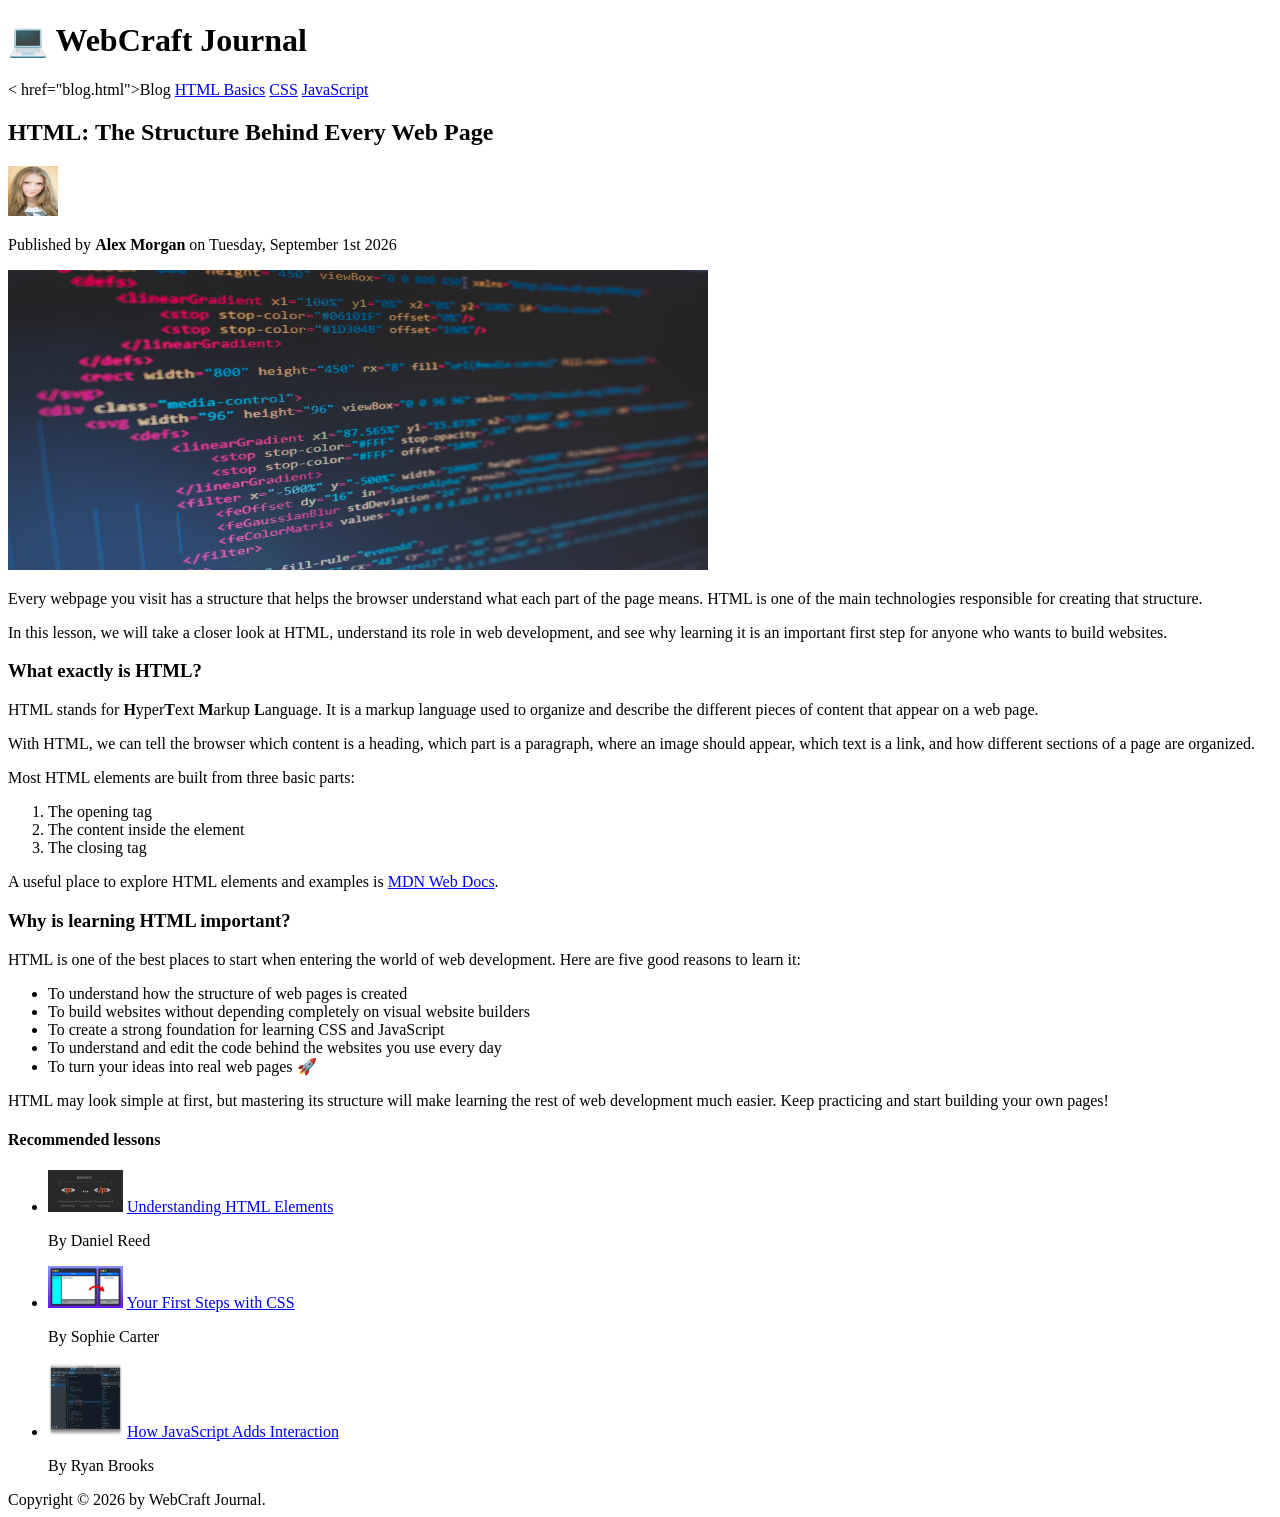
<file: sessions/01-HTML basics/index.html>
<!doctype html>
<html lang="en">
  <head>
    <meta charset="UTF-8" />
    <title>HTML: The Structure Behind Every Web Page</title>
  </head>

  <body>
    <!--
    <h1>HTML: The Structure Behind Every Web Page</h1>
    <h2>HTML: The Structure Behind Every Web Page</h2>
    <h3>HTML: The Structure Behind Every Web Page</h3>
    <h4>HTML: The Structure Behind Every Web Page</h4>
    <h5>HTML: The Structure Behind Every Web Page</h5>
    <h6>HTML: The Structure Behind Every Web Page</h6>
    -->

    <header>
      <h1>💻 WebCraft Journal</h1>

      <nav>
        < href="blog.html">Blog</a>
        <a href="#">HTML Basics</a>
        <a href="#">CSS</a>
        <a href="#">JavaScript</a>
      </nav>
    </header>

    <article>
      <header>
        <h2>HTML: The Structure Behind Every Web Page</h2>

        <img
          src="img/alex-morgan.jpg"
          alt="Portrait of Alex Morgan"
          height="50"
          width="50"
        />

        <p>
          Published by <strong>Alex Morgan</strong> on Tuesday, September 1st
          2026
        </p>

        <img
          src="img/code.jpg"
          alt="HTML code displayed on a computer"
          width="700"
          height="300"
        />
      </header>

      <p>
        Every webpage you visit has a structure that helps the browser
        understand what each part of the page means. HTML is one of the main
        technologies responsible for creating that structure.
      </p>

      <p>
        In this lesson, we will take a closer look at HTML, understand its role
        in web development, and see why learning it is an important first step
        for anyone who wants to build websites.
      </p>

      <h3>What exactly is HTML?</h3>

      <p>
        HTML stands for <strong>H</strong>yper<strong>T</strong>ext
        <strong>M</strong>arkup <strong>L</strong>anguage. It is a markup
        language used to organize and describe the different pieces of content
        that appear on a web page.
      </p>

      <p>
        With HTML, we can tell the browser which content is a heading, which
        part is a paragraph, where an image should appear, which text is a link,
        and how different sections of a page are organized.
      </p>

      <p>Most HTML elements are built from three basic parts:</p>

      <ol>
        <li>The opening tag</li>
        <li>The content inside the element</li>
        <li>The closing tag</li>
      </ol>

      <p>
        A useful place to explore HTML elements and examples is
        <a
          href="https://developer.mozilla.org/en-US/docs/Web/HTML"
          target="_blank"
          >MDN Web Docs</a
        >.
      </p>

      <h3>Why is learning HTML important?</h3>

      <p>
        HTML is one of the best places to start when entering the world of web
        development. Here are five good reasons to learn it:
      </p>

      <ul>
        <li>To understand how the structure of web pages is created</li>

        <li>
          To build websites without depending completely on visual website
          builders
        </li>

        <li>To create a strong foundation for learning CSS and JavaScript</li>

        <li>
          To understand and edit the code behind the websites you use every day
        </li>

        <li>To turn your ideas into real web pages 🚀</li>
      </ul>

      <p>
        HTML may look simple at first, but mastering its structure will make
        learning the rest of web development much easier. Keep practicing and
        start building your own pages!
      </p>
    </article>

    <aside>
      <h4>Recommended lessons</h4>

      <ul>
        <li>
          <img
            src="img/html-elements.jpg"
            alt="HTML elements and tags"
            width="75"
            width="75"
          />

          <a href="#">Understanding HTML Elements</a>

          <p>By Daniel Reed</p>
        </li>

        <li>
          <img
            src="img/css-layouts.jpg"
            alt="CSS layout on a computer screen"
            width="75"
            heigth="75"
          />

          <a href="#">Your First Steps with CSS</a>

          <p>By Sophie Carter</p>
        </li>

        <li>
          <img
            src="img/javascript.jpg"
            alt="JavaScript code running in a browser"
            width="75"
            height="75"
          />

          <a href="#">How JavaScript Adds Interaction</a>

          <p>By Ryan Brooks</p>
        </li>
      </ul>
    </aside>

    <footer>Copyright &copy; 2026 by WebCraft Journal.</footer>
  </body>
</html>
</file>
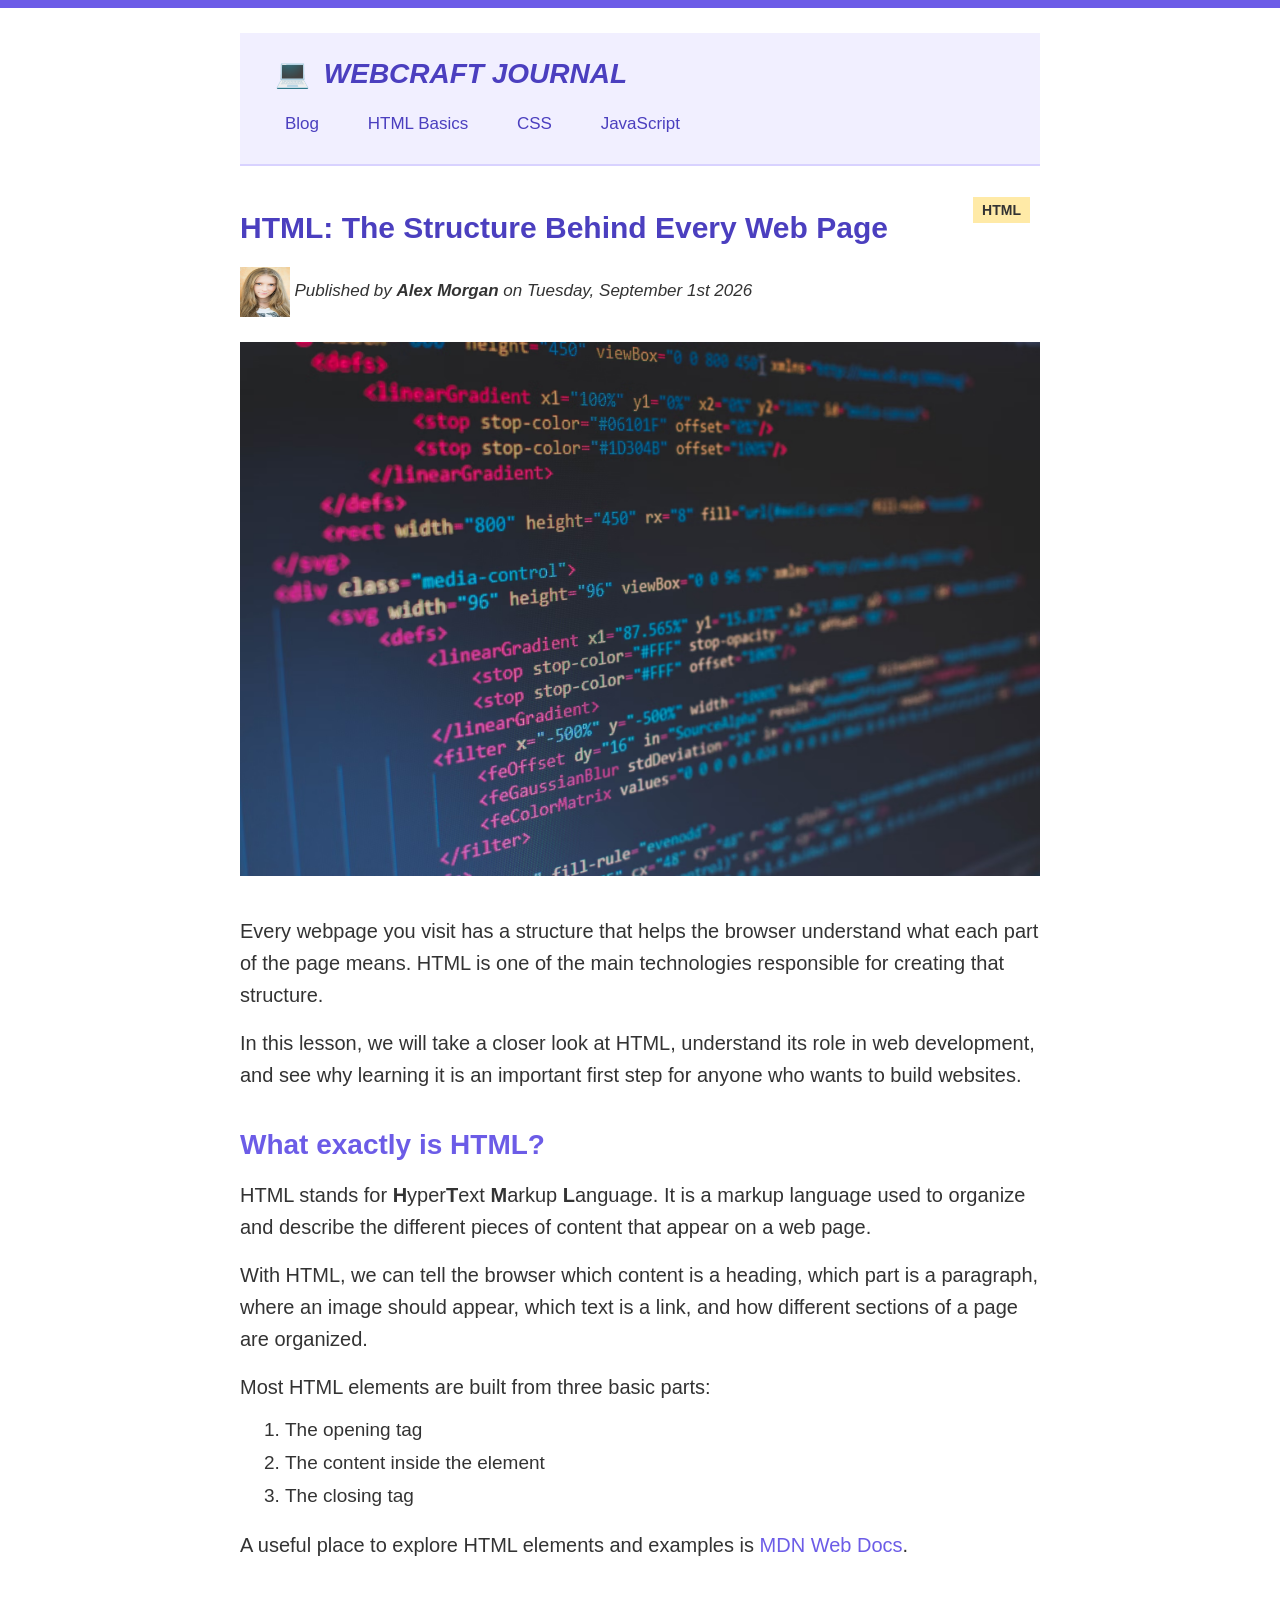
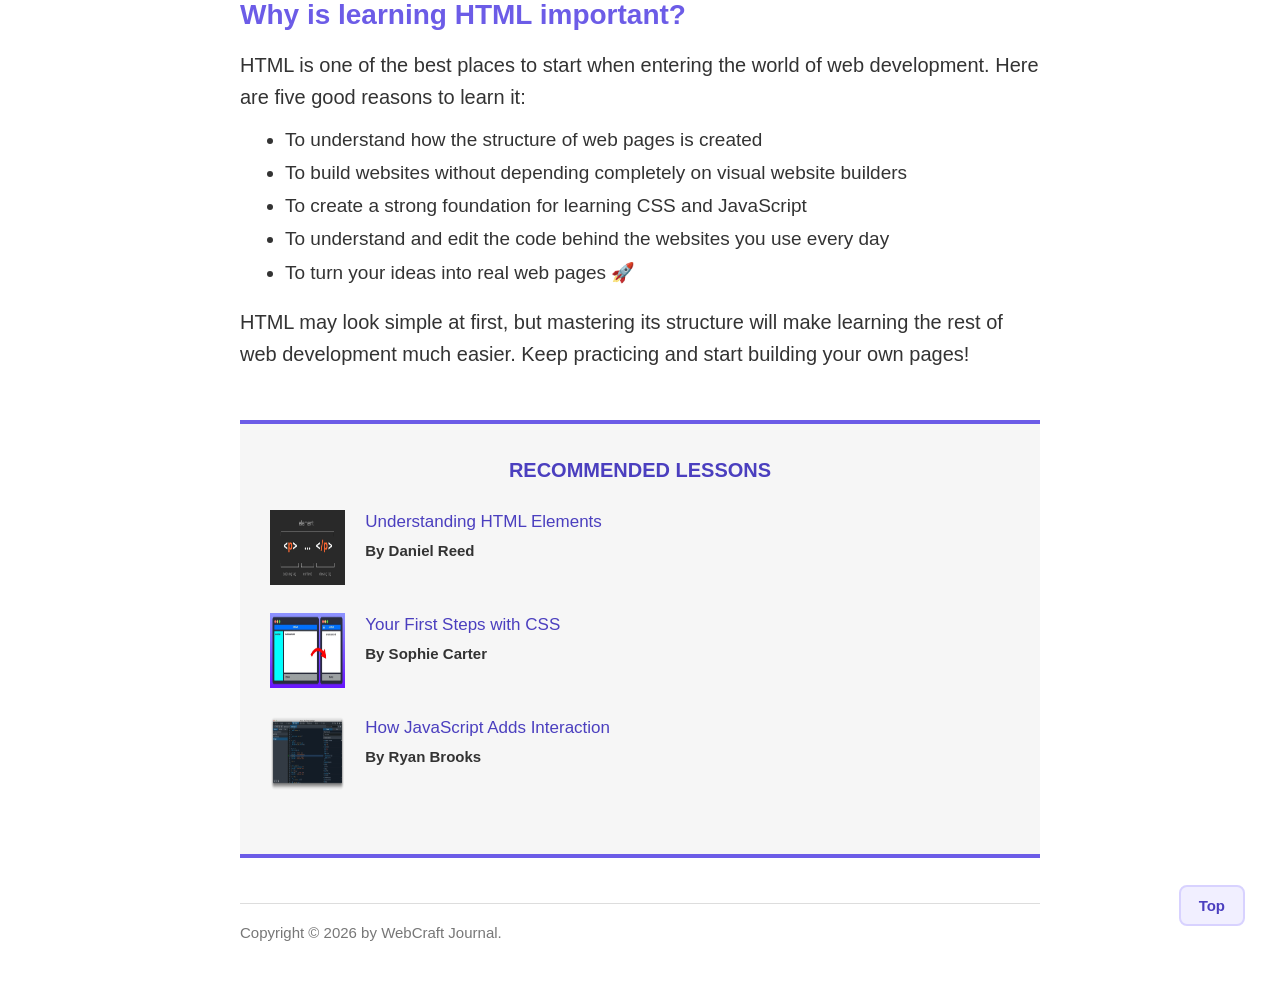
<file: sessions/02-CSS basics/index.html>
<!doctype html>
<html lang="en">
  <head>
    <meta charset="UTF-8" />
    <title>HTML: The Structure Behind Every Web Page</title>
    <link rel="stylesheet" href="style.css" />
  </head>

  <body>
    <!--
    <h1>HTML: The Structure Behind Every Web Page</h1>
    <h2>HTML: The Structure Behind Every Web Page</h2>
    <h3>HTML: The Structure Behind Every Web Page</h3>
    <h4>HTML: The Structure Behind Every Web Page</h4>
    <h5>HTML: The Structure Behind Every Web Page</h5>
    <h6>HTML: The Structure Behind Every Web Page</h6>
    -->

    <div class="container">
      <header class="main-header">
        <h1 id="top">💻 WebCraft Journal</h1>

        <nav>
          <a href="blog.html">Blog</a>
          <a href="#">HTML Basics</a>
          <a href="#">CSS</a>
          <a href="#">JavaScript</a>
        </nav>
      </header>

      <article>
        <header>
          <h2>HTML: The Structure Behind Every Web Page</h2>

          <img
            src="img/alex-morgan.jpg"
            alt="Portrait of Alex Morgan"
            height="50"
            width="50"
            id="author-image"
          />

          <p>
            Published by <strong>Alex Morgan</strong> on Tuesday, September 1st
            2026
          </p>

          <img
            src="img/code.jpg"
            alt="HTML code displayed on a computer"
            width="700"
            height="300"
            class="post-img"
          />

          <a class="go-top" href="#top">Top</a>
        </header>

        <p>
          Every webpage you visit has a structure that helps the browser
          understand what each part of the page means. HTML is one of the main
          technologies responsible for creating that structure.
        </p>

        <p>
          In this lesson, we will take a closer look at HTML, understand its
          role in web development, and see why learning it is an important first
          step for anyone who wants to build websites.
        </p>

        <h3>What exactly is HTML?</h3>

        <p>
          HTML stands for <strong>H</strong>yper<strong>T</strong>ext
          <strong>M</strong>arkup <strong>L</strong>anguage. It is a markup
          language used to organize and describe the different pieces of content
          that appear on a web page.
        </p>

        <p>
          With HTML, we can tell the browser which content is a heading, which
          part is a paragraph, where an image should appear, which text is a
          link, and how different sections of a page are organized.
        </p>

        <p>Most HTML elements are built from three basic parts:</p>

        <ol>
          <li>The opening tag</li>
          <li>The content inside the element</li>
          <li>The closing tag</li>
        </ol>

        <p>
          A useful place to explore HTML elements and examples is
          <a
            href="https://developer.mozilla.org/en-US/docs/Web/HTML"
            target="_blank"
            class="mdn-ref"
            >MDN Web Docs</a
          >.
        </p>

        <h3>Why is learning HTML important?</h3>

        <p>
          HTML is one of the best places to start when entering the world of web
          development. Here are five good reasons to learn it:
        </p>

        <ul>
          <li>To understand how the structure of web pages is created</li>

          <li>
            To build websites without depending completely on visual website
            builders
          </li>

          <li>To create a strong foundation for learning CSS and JavaScript</li>

          <li>
            To understand and edit the code behind the websites you use every
            day
          </li>

          <li>To turn your ideas into real web pages 🚀</li>
        </ul>

        <p>
          HTML may look simple at first, but mastering its structure will make
          learning the rest of web development much easier. Keep practicing and
          start building your own pages!
        </p>
      </article>

      <aside>
        <h4>Recommended lessons</h4>

        <ul class="recommended">
          <li>
            <img
              src="img/html-elements.jpg"
              alt="HTML elements and tags"
              width="75"
              width="75"
            />

            <div>
              <a href="#">Understanding HTML Elements</a>
              <p>By Daniel Reed</p>
            </div>
          </li>

          <li>
            <img
              src="img/css-layouts.jpg"
              alt="CSS layout on a computer screen"
              width="75"
              heigth="75"
            />

            <div>
              <a href="#">Your First Steps with CSS</a>
              <p>By Sophie Carter</p>
            </div>
          </li>

          <li>
            <img
              src="img/javascript.jpg"
              alt="JavaScript code running in a browser"
              width="75"
              height="75"
            />

            <div>
              <a href="#">How JavaScript Adds Interaction</a>
              <p>By Ryan Brooks</p>
            </div>
          </li>
        </ul>
      </aside>

      <footer>Copyright &copy; 2026 by WebCraft Journal.</footer>
    </div>
  </body>
</html>
</file>
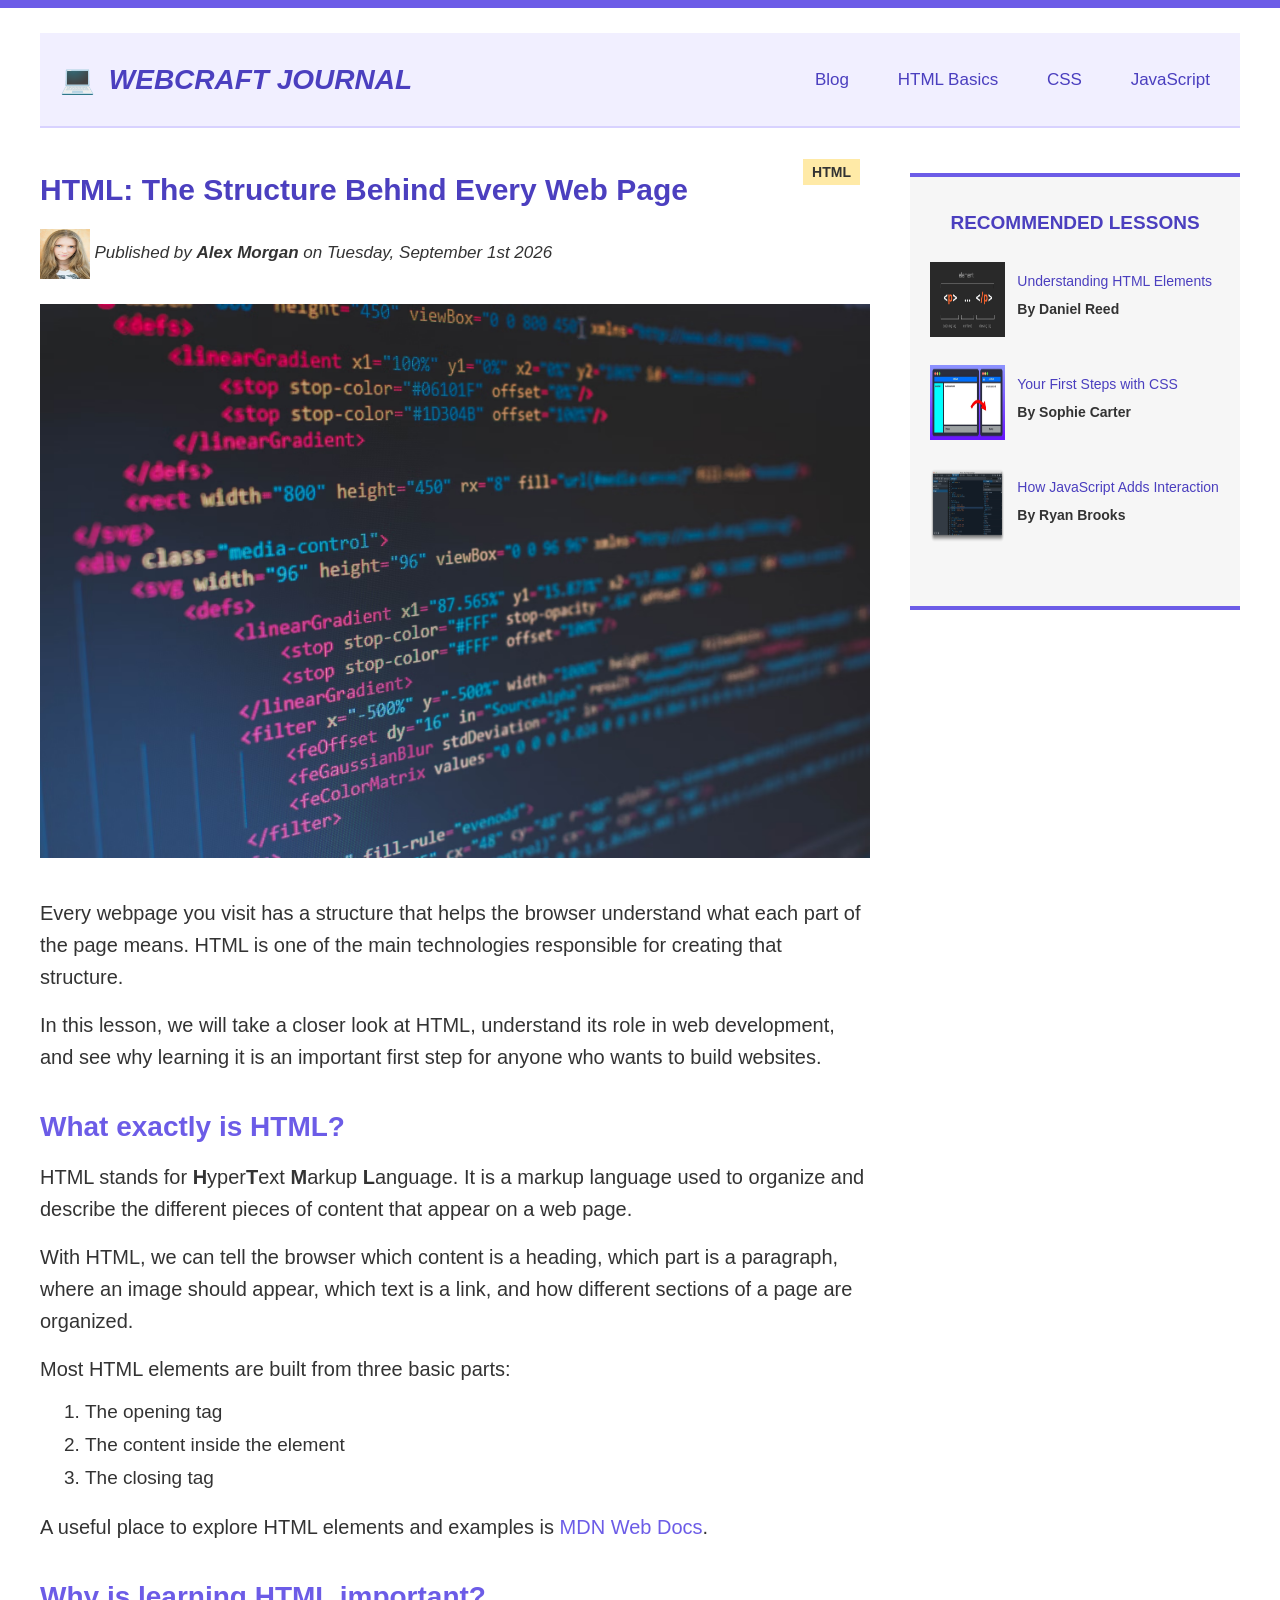
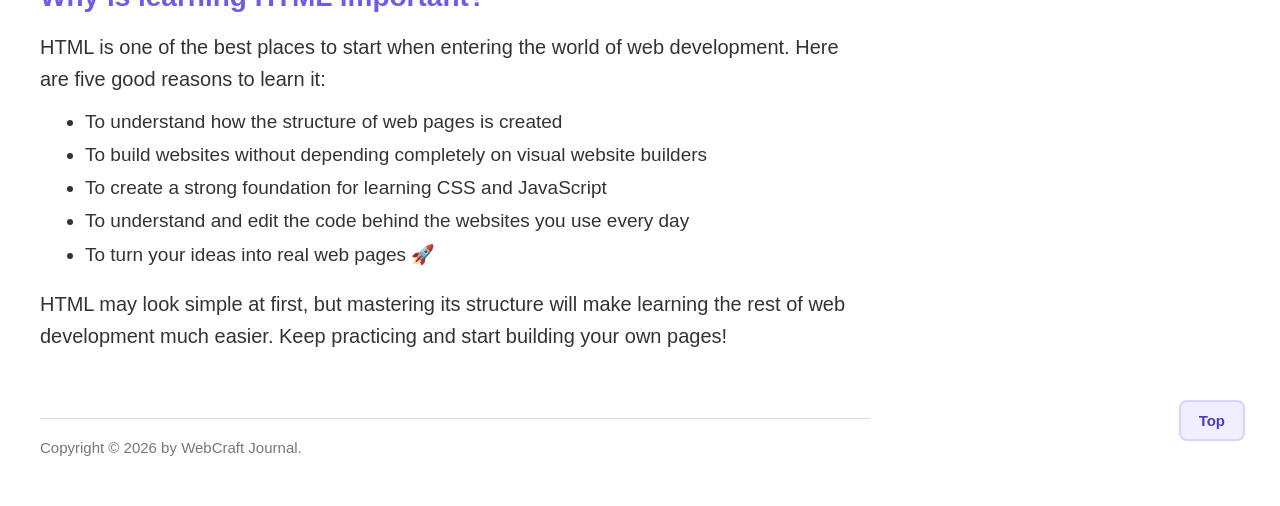
<file: sessions/03-CSS Layouts/index.html>
<!doctype html>
<html lang="en">
  <head>
    <meta charset="UTF-8" />
    <title>HTML: The Structure Behind Every Web Page</title>
    <link rel="stylesheet" href="style.css" />
  </head>

  <body>
    <!--
    <h1>HTML: The Structure Behind Every Web Page</h1>
    <h2>HTML: The Structure Behind Every Web Page</h2>
    <h3>HTML: The Structure Behind Every Web Page</h3>
    <h4>HTML: The Structure Behind Every Web Page</h4>
    <h5>HTML: The Structure Behind Every Web Page</h5>
    <h6>HTML: The Structure Behind Every Web Page</h6>
    -->

    <div class="container">
      <header class="main-header">
        <h1 id="top">💻 WebCraft Journal</h1>

        <nav>
          <a href="blog.html">Blog</a>
          <a href="#">HTML Basics</a>
          <a href="#">CSS</a>
          <a href="#">JavaScript</a>
        </nav>
      </header>

      <div class="content">
        <article>
          <header>
            <h2>HTML: The Structure Behind Every Web Page</h2>

            <img
              src="img/alex-morgan.jpg"
              alt="Portrait of Alex Morgan"
              height="50"
              width="50"
              id="author-image"
            />

            <p>
              Published by <strong>Alex Morgan</strong> on Tuesday, September
              1st 2026
            </p>

            <img
              src="img/code.jpg"
              alt="HTML code displayed on a computer"
              width="700"
              height="300"
              class="post-img"
            />

            <a class="go-top" href="#top">Top</a>
          </header>

          <p>
            Every webpage you visit has a structure that helps the browser
            understand what each part of the page means. HTML is one of the main
            technologies responsible for creating that structure.
          </p>

          <p>
            In this lesson, we will take a closer look at HTML, understand its
            role in web development, and see why learning it is an important
            first step for anyone who wants to build websites.
          </p>

          <h3>What exactly is HTML?</h3>

          <p>
            HTML stands for <strong>H</strong>yper<strong>T</strong>ext
            <strong>M</strong>arkup <strong>L</strong>anguage. It is a markup
            language used to organize and describe the different pieces of
            content that appear on a web page.
          </p>

          <p>
            With HTML, we can tell the browser which content is a heading, which
            part is a paragraph, where an image should appear, which text is a
            link, and how different sections of a page are organized.
          </p>

          <p>Most HTML elements are built from three basic parts:</p>

          <ol>
            <li>The opening tag</li>
            <li>The content inside the element</li>
            <li>The closing tag</li>
          </ol>

          <p>
            A useful place to explore HTML elements and examples is
            <a
              href="https://developer.mozilla.org/en-US/docs/Web/HTML"
              target="_blank"
              class="mdn-ref"
              >MDN Web Docs</a
            >.
          </p>

          <h3>Why is learning HTML important?</h3>

          <p>
            HTML is one of the best places to start when entering the world of
            web development. Here are five good reasons to learn it:
          </p>

          <ul>
            <li>To understand how the structure of web pages is created</li>

            <li>
              To build websites without depending completely on visual website
              builders
            </li>

            <li>
              To create a strong foundation for learning CSS and JavaScript
            </li>

            <li>
              To understand and edit the code behind the websites you use every
              day
            </li>

            <li>To turn your ideas into real web pages 🚀</li>
          </ul>

          <p>
            HTML may look simple at first, but mastering its structure will make
            learning the rest of web development much easier. Keep practicing
            and start building your own pages!
          </p>
        </article>

        <aside>
          <h4>Recommended lessons</h4>

          <ul class="recommended">
            <li>
              <img
                src="img/html-elements.jpg"
                alt="HTML elements and tags"
                width="75"
                width="75"
              />

              <div>
                <a href="#">Understanding HTML Elements</a>
                <p>By Daniel Reed</p>
              </div>
            </li>

            <li>
              <img
                src="img/css-layouts.jpg"
                alt="CSS layout on a computer screen"
                width="75"
                heigth="75"
              />

              <div>
                <a href="#">Your First Steps with CSS</a>
                <p>By Sophie Carter</p>
              </div>
            </li>

            <li>
              <img
                src="img/javascript.jpg"
                alt="JavaScript code running in a browser"
                width="75"
                height="75"
              />

              <div>
                <a href="#">How JavaScript Adds Interaction</a>
                <p>By Ryan Brooks</p>
              </div>
            </li>
          </ul>
        </aside>
      </div>

      <footer>Copyright &copy; 2026 by WebCraft Journal.</footer>
    </div>
  </body>
</html>
</file>
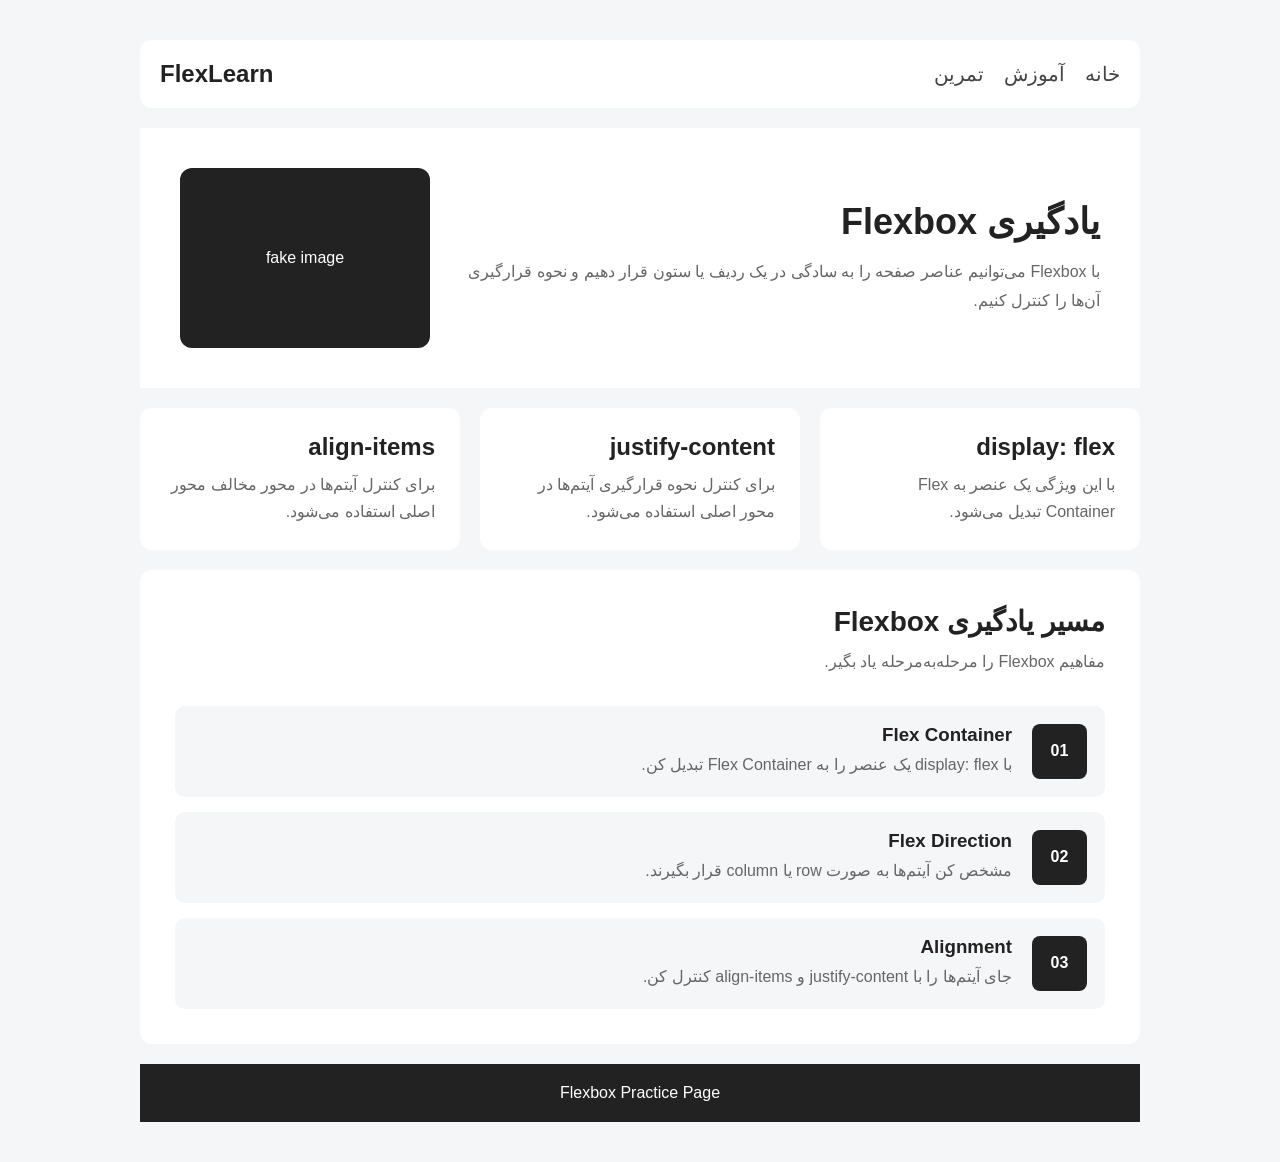
<file: sessions/03-CSS Layouts/simple flexbox layout/index.html>
<!doctype html>
<html lang="fa" dir="rtl">
  <head>
    <meta charset="UTF-8" />
    <meta name="viewport" content="width=device-width, initial-scale=1.0" />
    <title>Flexbox Practice</title>
    <link rel="stylesheet" href="style.css" />
  </head>

  <body>
    <div class="container">
      <!-- Header -->
      <header class="header">
        <nav class="nav">
          <a href="#">خانه</a>
          <a href="#">آموزش</a>
          <a href="#">تمرین</a>
        </nav>
        <div class="logo">FlexLearn</div>
      </header>

      <!-- Hero -->
      <section class="hero">
        <div class="hero-text">
          <h1>یادگیری Flexbox</h1>
          <p>
            با Flexbox می‌توانیم عناصر صفحه را به سادگی در یک ردیف یا ستون قرار
            دهیم و نحوه قرارگیری آن‌ها را کنترل کنیم.
          </p>
        </div>

        <div class="hero-box">fake image</div>
      </section>

      <!-- Cards -->
      <section class="cards">
        <div class="card">
          <h2>display: flex</h2>
          <p>با این ویژگی یک عنصر به Flex Container تبدیل می‌شود.</p>
        </div>

        <div class="card">
          <h2>justify-content</h2>
          <p>برای کنترل نحوه قرارگیری آیتم‌ها در محور اصلی استفاده می‌شود.</p>
        </div>

        <div class="card">
          <h2>align-items</h2>
          <p>برای کنترل آیتم‌ها در محور مخالف محور اصلی استفاده می‌شود.</p>
        </div>
      </section>

      <!-- *Learning Path* -->
      <section class="learning-path">
        <div class="learning-header">
          <h2>مسیر یادگیری Flexbox</h2>
          <p>مفاهیم Flexbox را مرحله‌به‌مرحله یاد بگیر.</p>
        </div>

        <div class="steps">
          <div class="step">
            <div class="step-number">01</div>

            <div class="step-info">
              <h3>Flex Container</h3>
              <p>با display: flex یک عنصر را به Flex Container تبدیل کن.</p>
            </div>
          </div>

          <div class="step">
            <div class="step-number">02</div>

            <div class="step-info">
              <h3>Flex Direction</h3>
              <p>مشخص کن آیتم‌ها به صورت row یا column قرار بگیرند.</p>
            </div>
          </div>

          <div class="step">
            <div class="step-number">03</div>

            <div class="step-info">
              <h3>Alignment</h3>
              <p>جای آیتم‌ها را با justify-content و align-items کنترل کن.</p>
            </div>
          </div>
        </div>
      </section>
      <!-- Footer -->
      <footer class="footer">Flexbox Practice Page</footer>
    </div>
  </body>
</html>
</file>
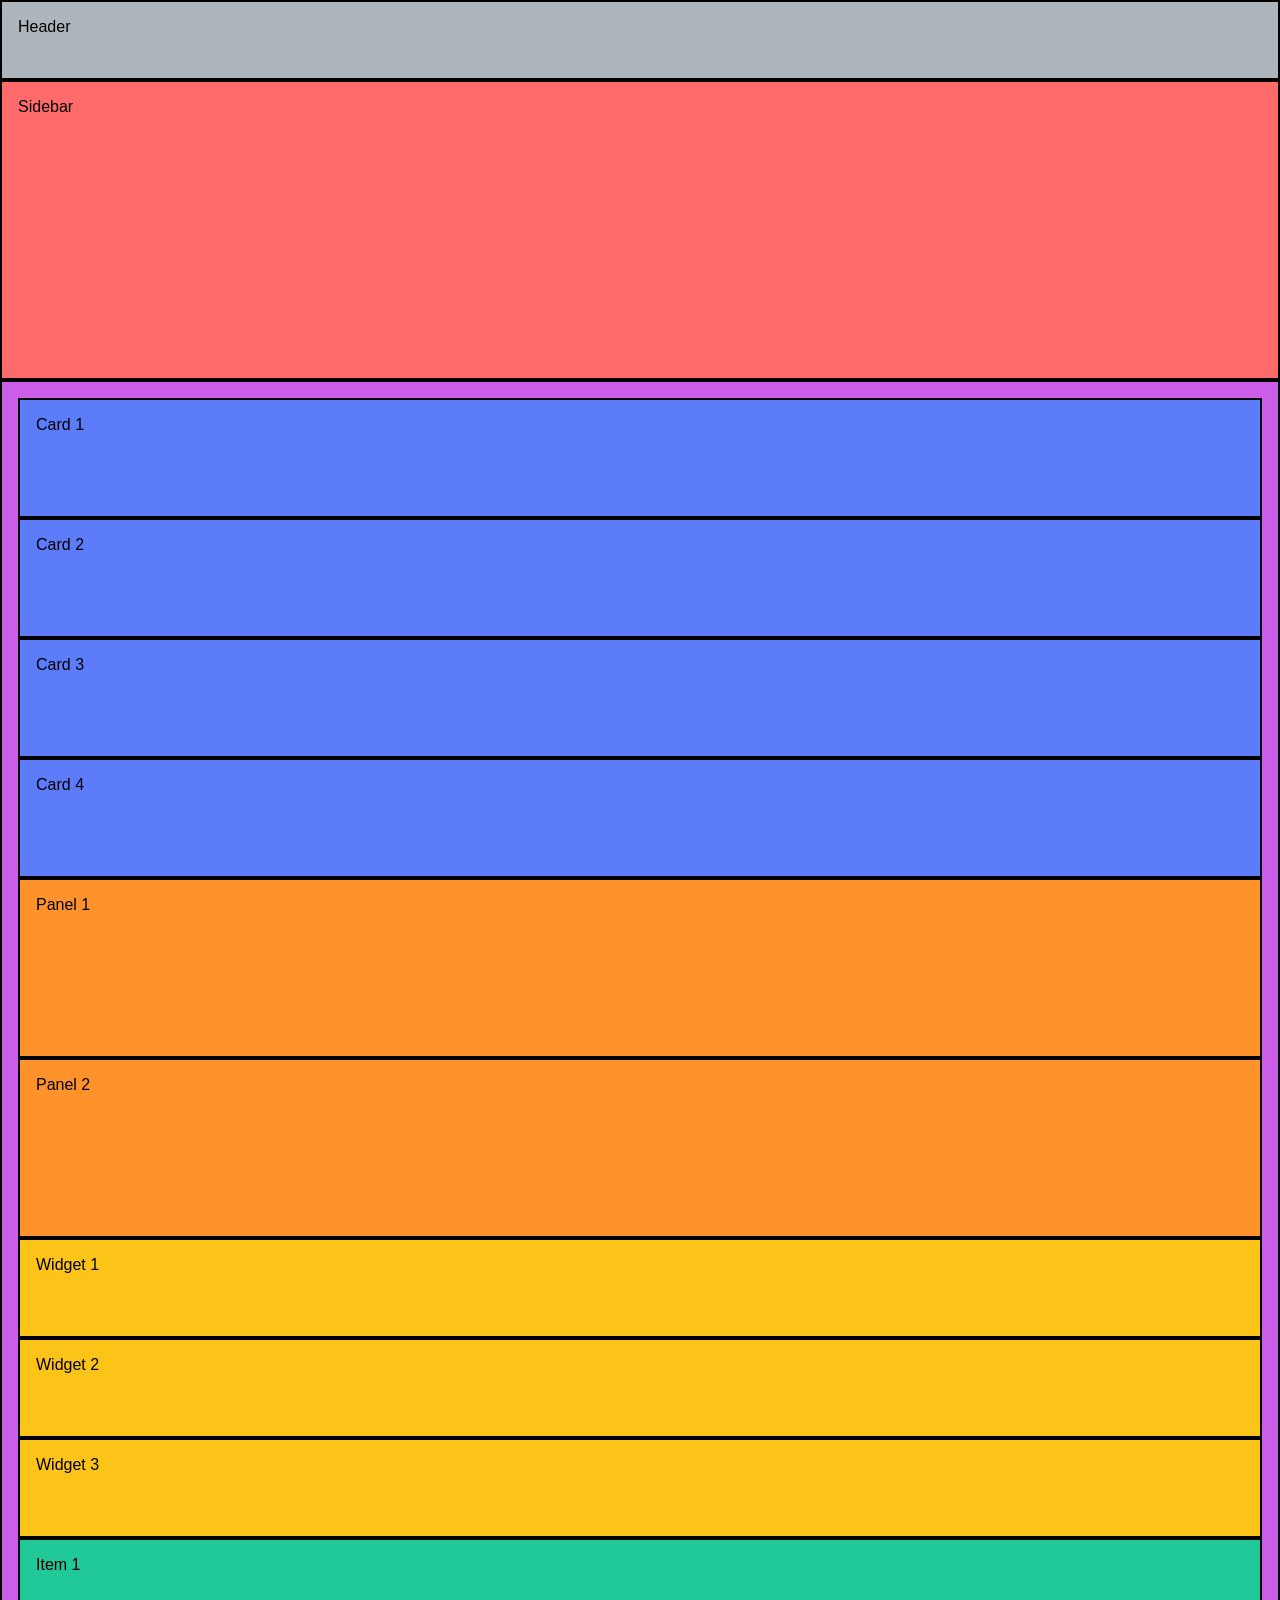
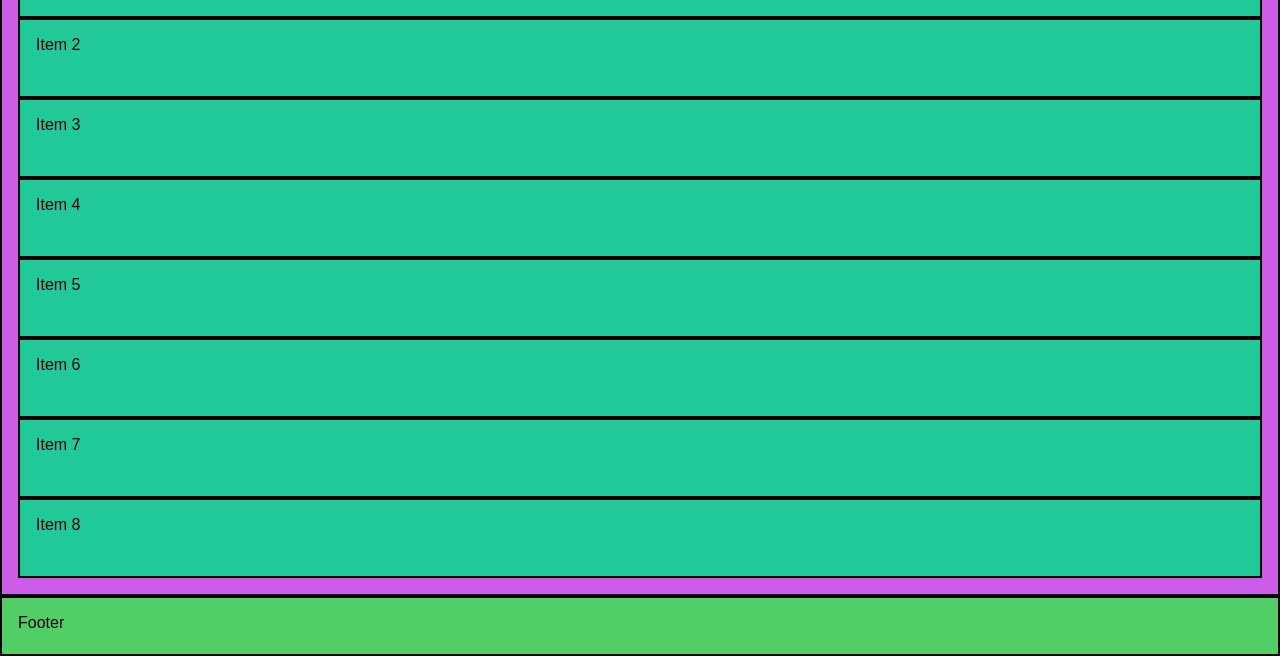
<file: sessions/03-CSS Layouts/simple grid layout/index.html>
<!doctype html>
<html lang="en">
  <head>
    <meta charset="UTF-8" />
    <meta name="viewport" content="width=device-width, initial-scale=1.0" />
    <link rel="stylesheet" href="style.css" />
    <title>CSS Grid Practice</title>
  </head>

  <body>
    <div class="page">
      <header class="header">Header</header>

      <aside class="sidebar">Sidebar</aside>

      <main class="main">
        <section class="cards">
          <article class="card">Card 1</article>

          <article class="card">Card 2</article>

          <article class="card">Card 3</article>

          <article class="card">Card 4</article>
        </section>

        <section class="content">
          <article class="panel">Panel 1</article>

          <article class="panel">Panel 2</article>
        </section>

        <section class="widgets">
          <article class="widget">Widget 1</article>

          <article class="widget">Widget 2</article>

          <article class="widget">Widget 3</article>
        </section>

        <section class="items">
          <div class="item">Item 1</div>
          <div class="item">Item 2</div>
          <div class="item">Item 3</div>
          <div class="item">Item 4</div>
          <div class="item">Item 5</div>
          <div class="item">Item 6</div>
          <div class="item">Item 7</div>
          <div class="item">Item 8</div>
        </section>
      </main>

      <footer class="footer">Footer</footer>
    </div>
  </body>
</html>
</file>
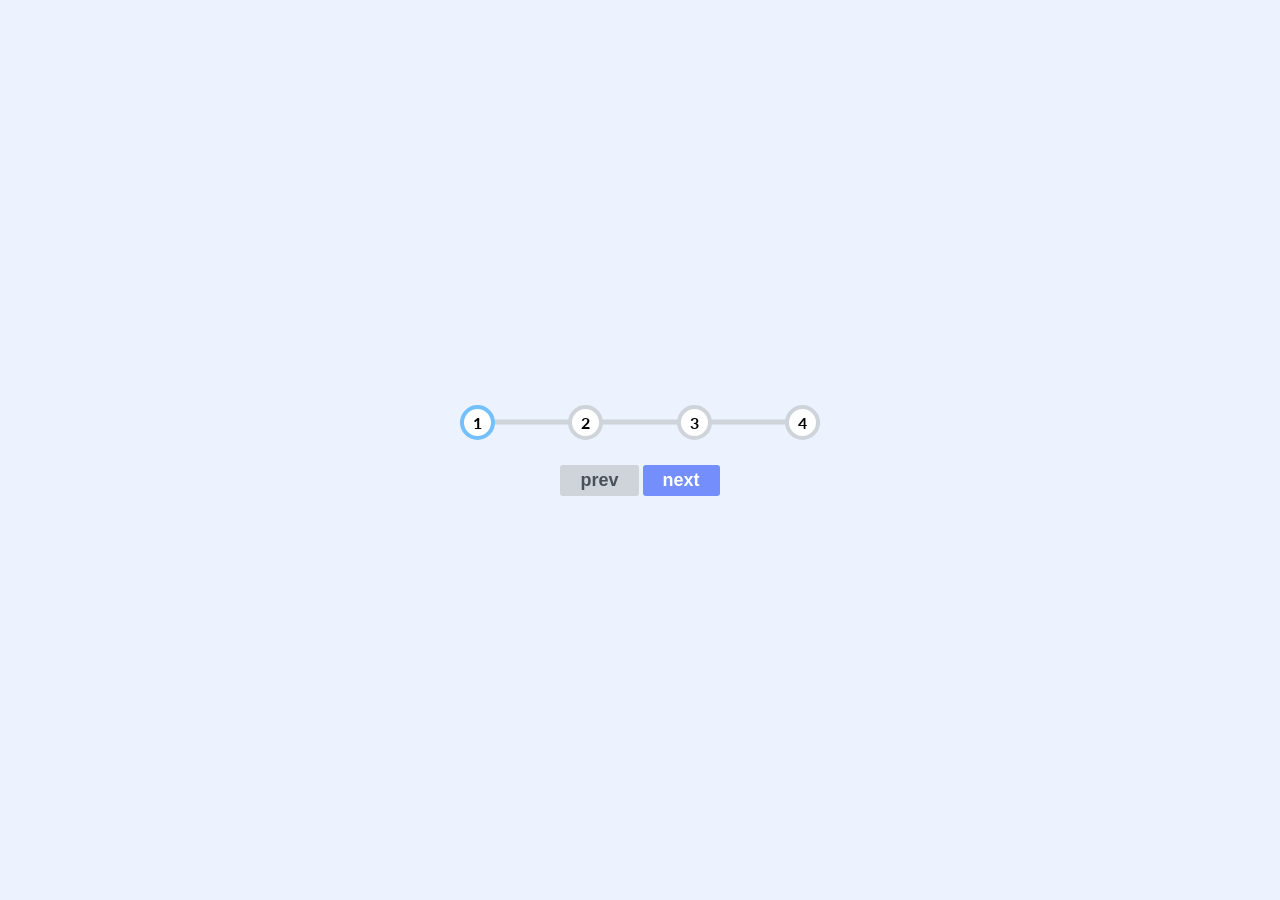
<file: sessions/04-Components/01-Progress Steps/index.html>
<!doctype html>
<html lang="en">
  <head>
    <meta charset="UTF-8" />
    <meta name="viewport" content="width=device-width, initial-scale=1.0" />
    <link rel="stylesheet" href="style.css" />
    <title>Progress Steps</title>
  </head>
  <body>
    <div class="container">
      <div class="progress-wrapper">
        <div class="progress" id="progress"></div>
        <div class="circle active">1</div>
        <div class="circle">2</div>
        <div class="circle">3</div>
        <div class="circle">4</div>
      </div>
      <button type="button" class="btn" id="prev" disabled>prev</button>
      <button type="button" class="btn" id="next">next</button>
    </div>

    <script src="main.js"></script>
  </body>
</html>
</file>
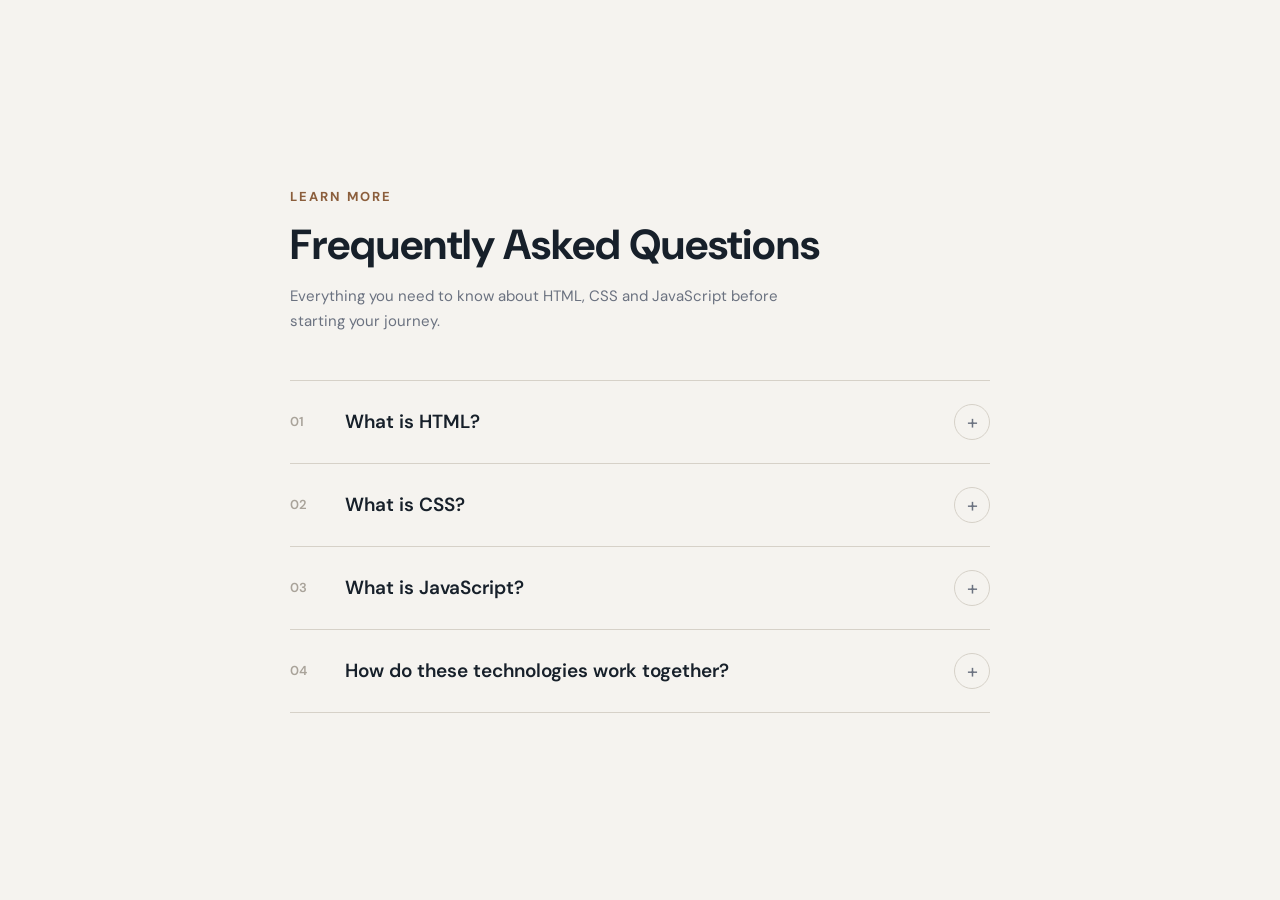
<file: sessions/04-Components/02-Accordion/index.html>
<!doctype html>
<html lang="en">
  <head>
    <meta charset="UTF-8" />
    <meta name="viewport" content="width=device-width, initial-scale=1.0" />

    <title>Editorial Accordion</title>

    <link rel="preconnect" href="https://fonts.googleapis.com" />
    <link rel="preconnect" href="https://fonts.gstatic.com" crossorigin />
    <link
      href="https://fonts.googleapis.com/css2?family=DM+Sans:ital,opsz,wght@0,9..40,100..1000;1,9..40,100..1000&display=swap"
      rel="stylesheet"
    />
    <link rel="stylesheet" href="style.css" />
  </head>

  <body>
    <div class="accordion">
      <div class="header">
        <div class="label">Learn More</div>

        <h1>Frequently Asked Questions</h1>

        <p>
          Everything you need to know about HTML, CSS and JavaScript before
          starting your journey.
        </p>
      </div>

      <!-- Item 1 -->

      <div class="accordion-item">
        <button class="accordion-button">
          <span class="number"> 01 </span>

          <span class="question"> What is HTML? </span>

          <span class="icon"> + </span>
        </button>

        <div class="accordion-content">
          HTML is the standard markup language used to create the structure and
          content of websites. It defines elements such as headings, paragraphs,
          images and links.
        </div>
      </div>

      <!-- Item 2 -->

      <div class="accordion-item">
        <button class="accordion-button">
          <span class="number"> 02 </span>

          <span class="question"> What is CSS? </span>

          <span class="icon"> + </span>
        </button>

        <div class="accordion-content">
          CSS controls the visual appearance of a website. It is responsible for
          colors, spacing, typography, positioning and the overall visual
          design.
        </div>
      </div>

      <!-- Item 3 -->

      <div class="accordion-item">
        <button class="accordion-button">
          <span class="number"> 03 </span>

          <span class="question"> What is JavaScript? </span>

          <span class="icon"> + </span>
        </button>

        <div class="accordion-content">
          JavaScript adds behavior and interactivity to websites. It allows you
          to react to user actions, manipulate the DOM and create dynamic
          interfaces.
        </div>
      </div>

      <!-- Item 4 -->

      <div class="accordion-item">
        <button class="accordion-button">
          <span class="number"> 04 </span>

          <span class="question">
            How do these technologies work together?
          </span>

          <span class="icon"> + </span>
        </button>

        <div class="accordion-content">
          HTML creates the structure, CSS controls the appearance and JavaScript
          adds behavior. Together they form the foundation of modern front-end
          development.
        </div>
      </div>
    </div>

    <script src="main.js"></script>
  </body>
</html>
</file>
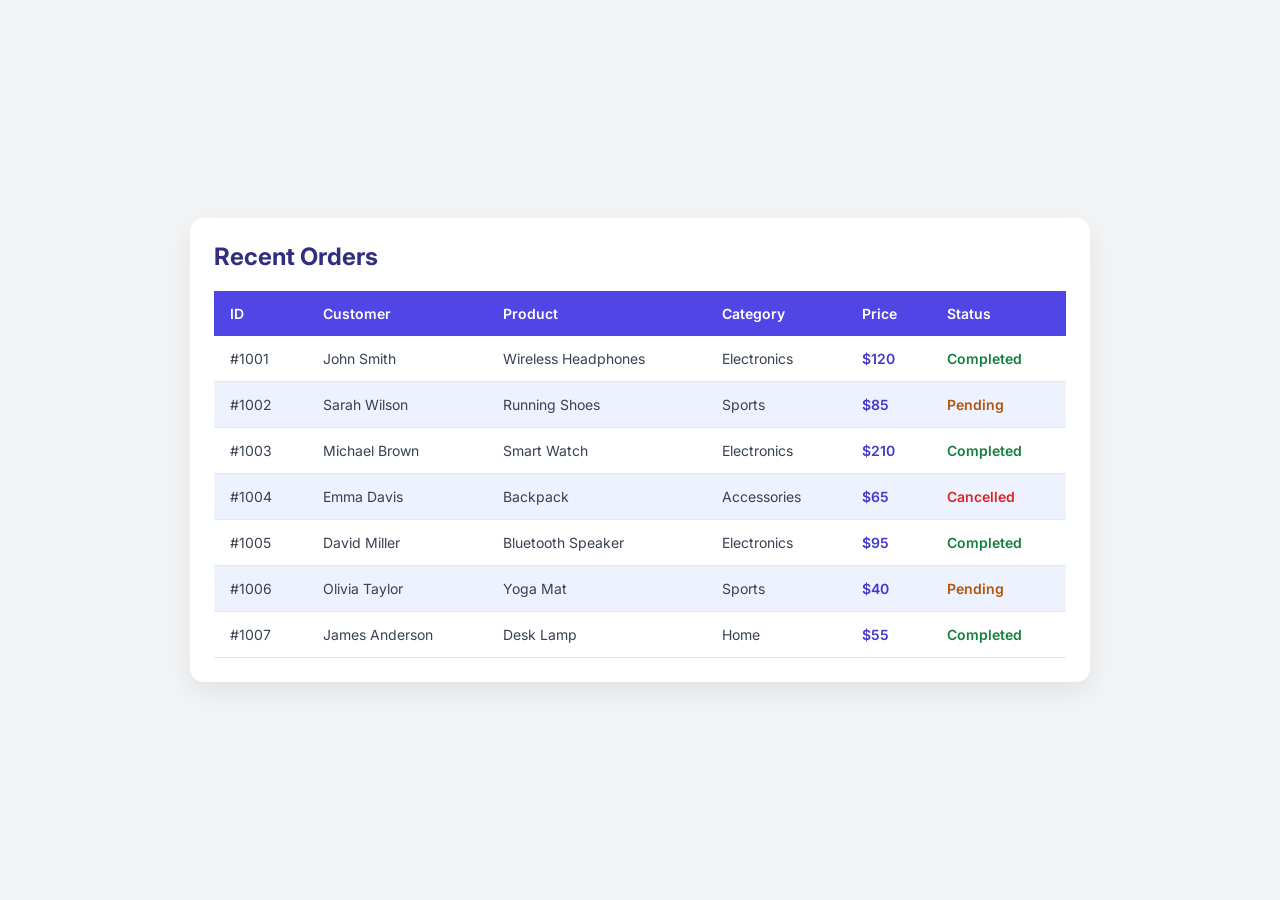
<file: sessions/04-Components/03-Table/index.html>
<!doctype html>
<html lang="en">
  <head>
    <meta charset="UTF-8" />
    <meta name="viewport" content="width=device-width, initial-scale=1.0" />

    <link rel="preconnect" href="https://fonts.googleapis.com" />
    <link rel="preconnect" href="https://fonts.gstatic.com" crossorigin />
    <link
      href="https://fonts.googleapis.com/css2?family=Inter:ital,opsz,wght@0,14..32,100..900;1,14..32,100..900&display=swap"
      rel="stylesheet"
    />

    <title>Beautiful Zebra Table</title>
    <link rel="stylesheet" href="style.css" />
  </head>

  <body>
    <div class="table-container">
      <h2>Recent Orders</h2>

      <div class="table-wrapper">
        <table>
          <thead>
            <tr>
              <th>ID</th>
              <th>Customer</th>
              <th>Product</th>
              <th>Category</th>
              <th>Price</th>
              <th>Status</th>
            </tr>
          </thead>

          <tbody>
            <tr>
              <td>#1001</td>
              <td>John Smith</td>
              <td>Wireless Headphones</td>
              <td>Electronics</td>
              <td class="price">$120</td>
              <td class="status active">Completed</td>
            </tr>

            <tr>
              <td>#1002</td>
              <td>Sarah Wilson</td>
              <td>Running Shoes</td>
              <td>Sports</td>
              <td class="price">$85</td>
              <td class="status pending">Pending</td>
            </tr>

            <tr>
              <td>#1003</td>
              <td>Michael Brown</td>
              <td>Smart Watch</td>
              <td>Electronics</td>
              <td class="price">$210</td>
              <td class="status active">Completed</td>
            </tr>

            <tr>
              <td>#1004</td>
              <td>Emma Davis</td>
              <td>Backpack</td>
              <td>Accessories</td>
              <td class="price">$65</td>
              <td class="status inactive">Cancelled</td>
            </tr>

            <tr>
              <td>#1005</td>
              <td>David Miller</td>
              <td>Bluetooth Speaker</td>
              <td>Electronics</td>
              <td class="price">$95</td>
              <td class="status active">Completed</td>
            </tr>

            <tr>
              <td>#1006</td>
              <td>Olivia Taylor</td>
              <td>Yoga Mat</td>
              <td>Sports</td>
              <td class="price">$40</td>
              <td class="status pending">Pending</td>
            </tr>

            <tr>
              <td>#1007</td>
              <td>James Anderson</td>
              <td>Desk Lamp</td>
              <td>Home</td>
              <td class="price">$55</td>
              <td class="status active">Completed</td>
            </tr>
          </tbody>
        </table>
      </div>
    </div>
  </body>
</html>
</file>
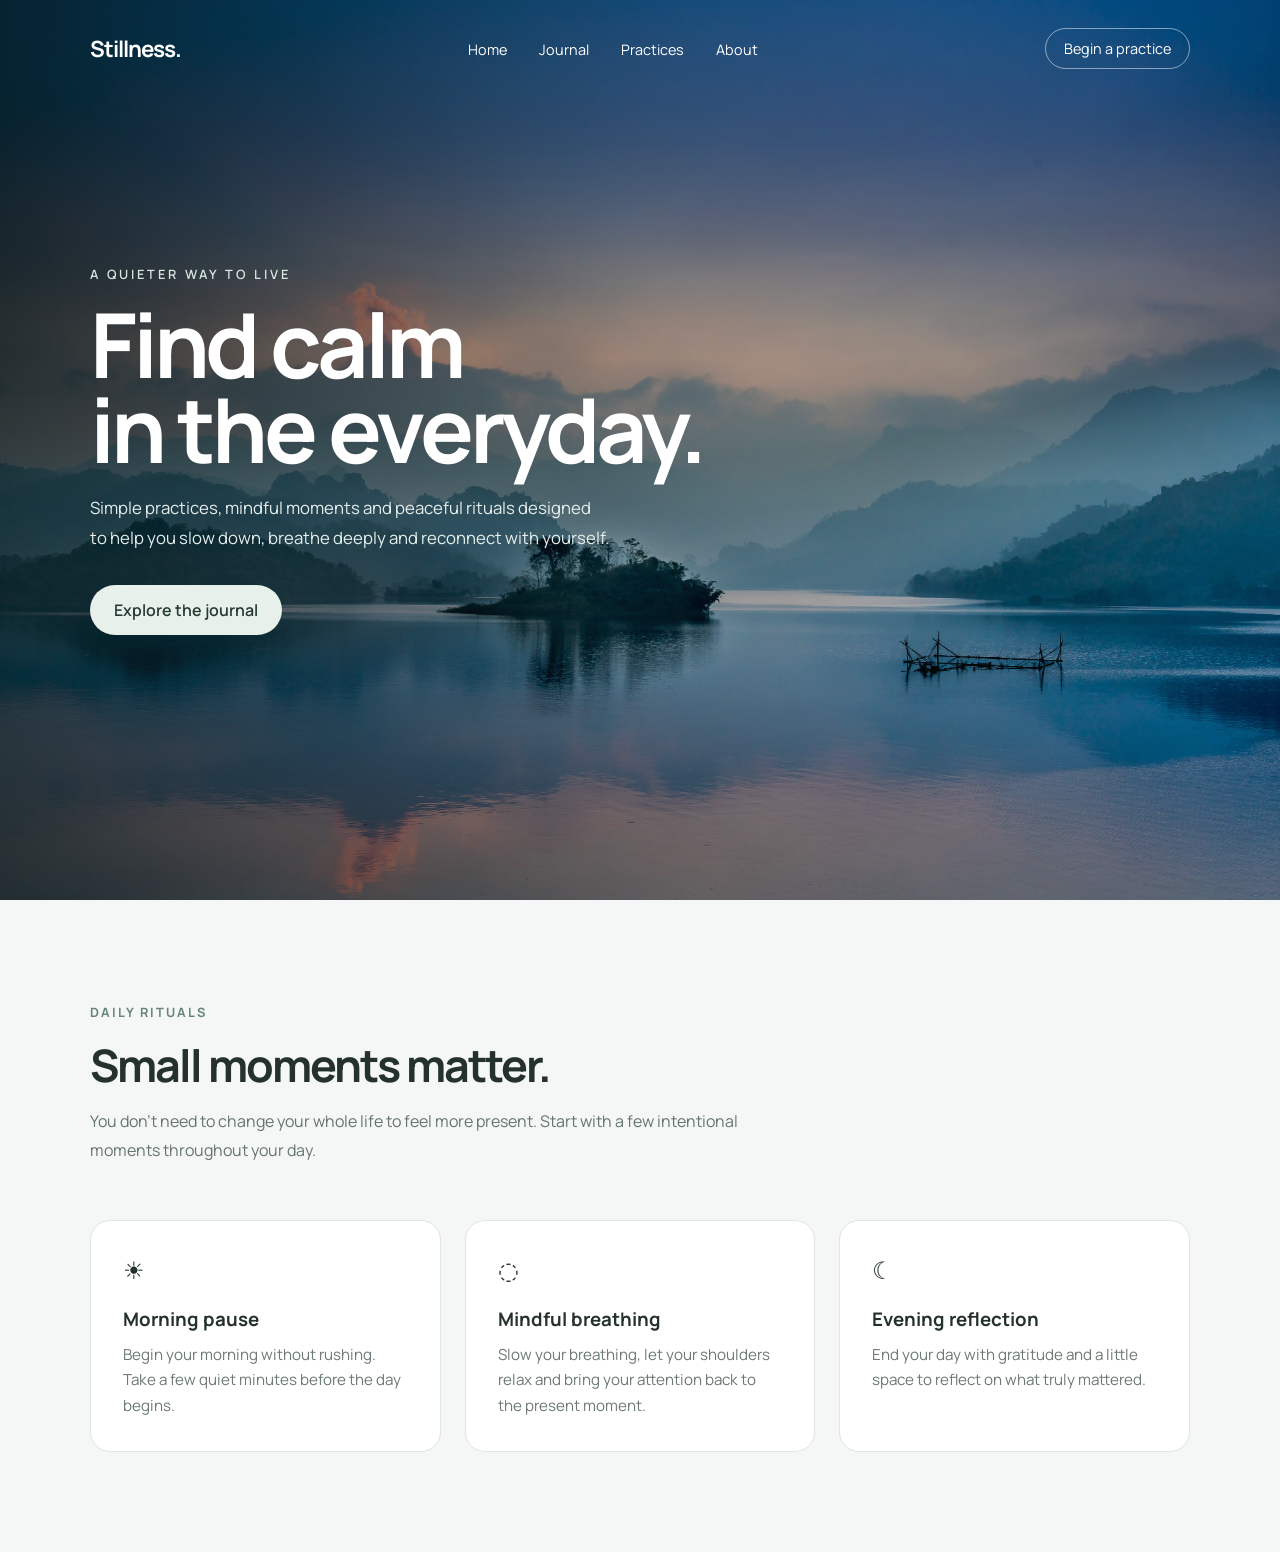
<file: sessions/04-Components/05-Hero/index.html>
<!doctype html>
<html lang="en">
  <head>
    <meta charset="UTF-8" />
    <meta name="viewport" content="width=device-width, initial-scale=1.0" />
    <title>Stillness</title>
    <link rel="stylesheet" href="style.css" />
  </head>
  <body>
    <nav>
      <div class="logo">Stillness.</div>

      <ul>
        <li><a href="#">Home</a></li>
        <li><a href="#">Journal</a></li>
        <li><a href="#">Practices</a></li>
        <li><a href="#">About</a></li>
      </ul>

      <a href="#" class="nav-button">Begin a practice</a>
    </nav>

    <header class="hero">
      <div class="hero-content">
        <div class="eyebrow">A quieter way to live</div>

        <h1>
          Find calm<br />
          in the everyday.
        </h1>

        <p>
          Simple practices, mindful moments and peaceful rituals designed to
          help you slow down, breathe deeply and reconnect with yourself.
        </p>

        <a href="#" class="hero-button">Explore the journal</a>
      </div>
    </header>

    <section class="content">
      <div class="section-header">
        <span>Daily rituals</span>
        <h2>Small moments matter.</h2>
        <p>
          You don't need to change your whole life to feel more present. Start
          with a few intentional moments throughout your day.
        </p>
      </div>

      <div class="cards">
        <article class="card">
          <span>☀</span>
          <h3>Morning pause</h3>
          <p>
            Begin your morning without rushing. Take a few quiet minutes before
            the day begins.
          </p>
        </article>

        <article class="card">
          <span>◌</span>
          <h3>Mindful breathing</h3>
          <p>
            Slow your breathing, let your shoulders relax and bring your
            attention back to the present moment.
          </p>
        </article>

        <article class="card">
          <span>☾</span>
          <h3>Evening reflection</h3>
          <p>
            End your day with gratitude and a little space to reflect on what
            truly mattered.
          </p>
        </article>
      </div>
    </section>
  </body>
</html>
</file>
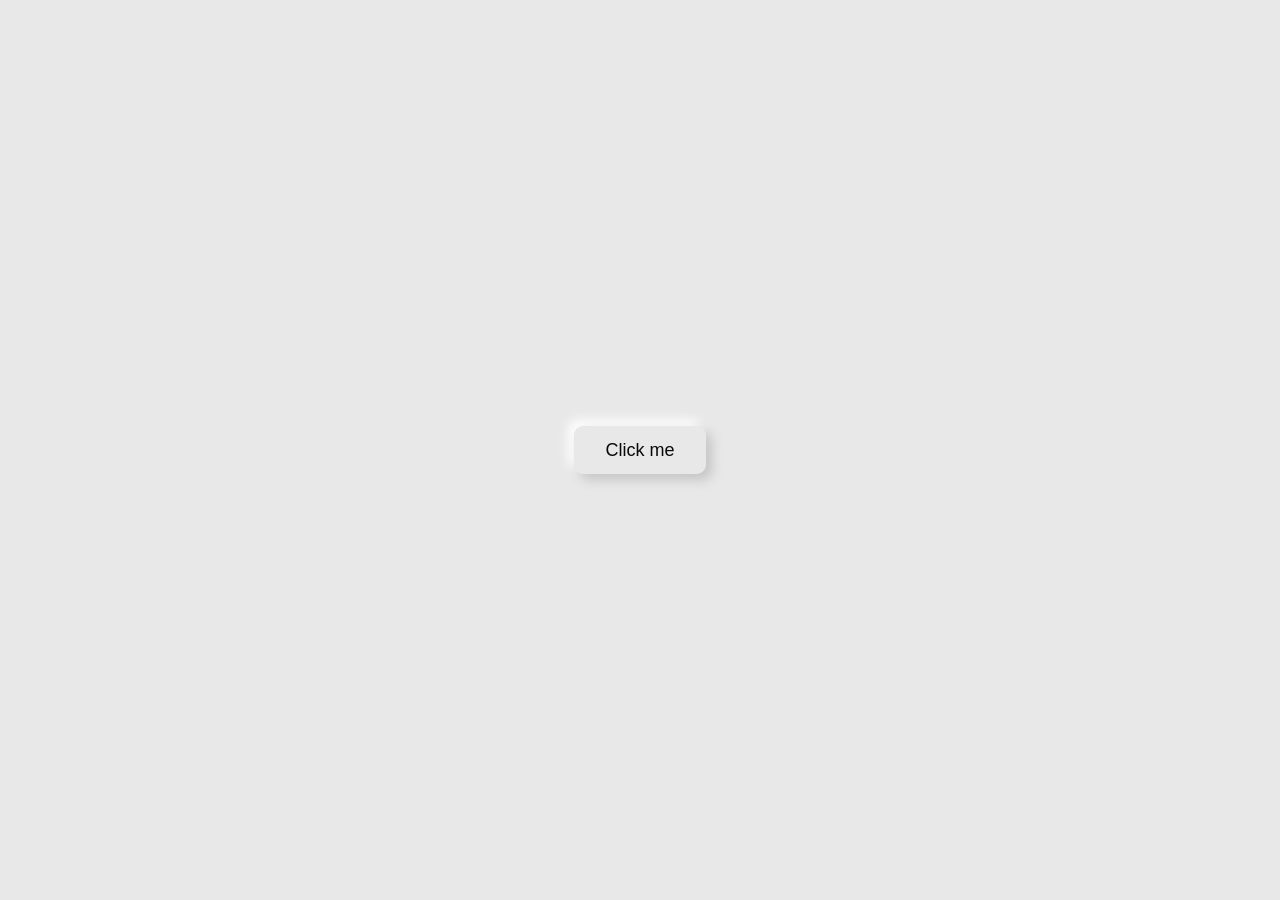
<file: sessions/04-Components/06-Neumorphic Button/index.html>
<!doctype html>
<html lang="en">
  <head>
    <meta charset="UTF-8" />
    <meta name="viewport" content="width=device-width, initial-scale=1.0" />
    <title>Neumorphism</title>

    <style>
      * {
        box-sizing: border-box;
      }

      body {
        margin: 0;
        min-height: 100vh;

        display: flex;
        justify-content: center;
        align-items: center;

        background: #e8e8e8;
      }

      button {
        color: #090909;
        padding: 0.7em 1.7em;
        font-size: 18px;
        border-radius: 0.5em;

        background: #e8e8e8;
        cursor: pointer;
        border: 1px solid #e8e8e8;

        transition: all 0.3s;

        box-shadow:
          6px 6px 12px #c5c5c5,
          -6px -6px 12px #ffffff;
      }

      button:active {
        color: #666;

        box-shadow:
          inset 4px 4px 12px #c5c5c5,
          inset -4px -4px 12px #ffffff;
      }
    </style>
  </head>

  <body>
    <button>Click me</button>
  </body>
</html>
</file>
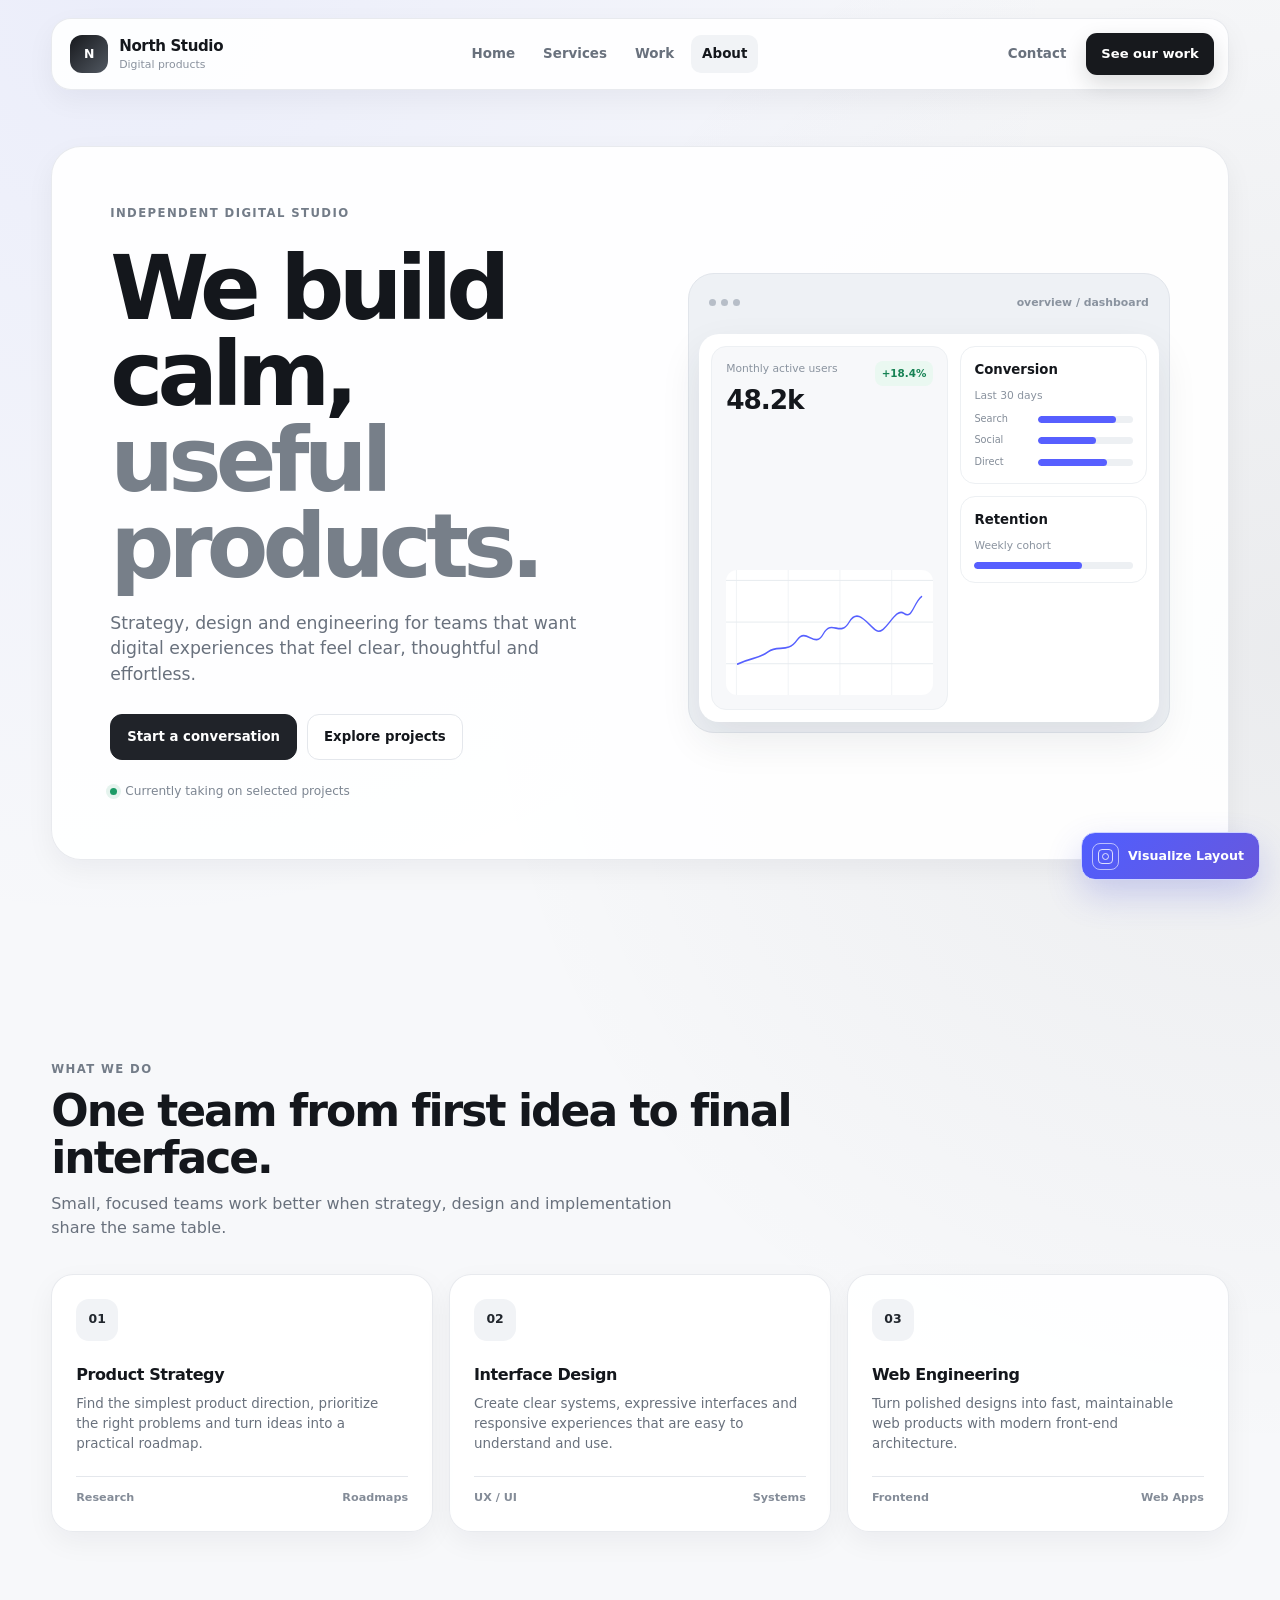
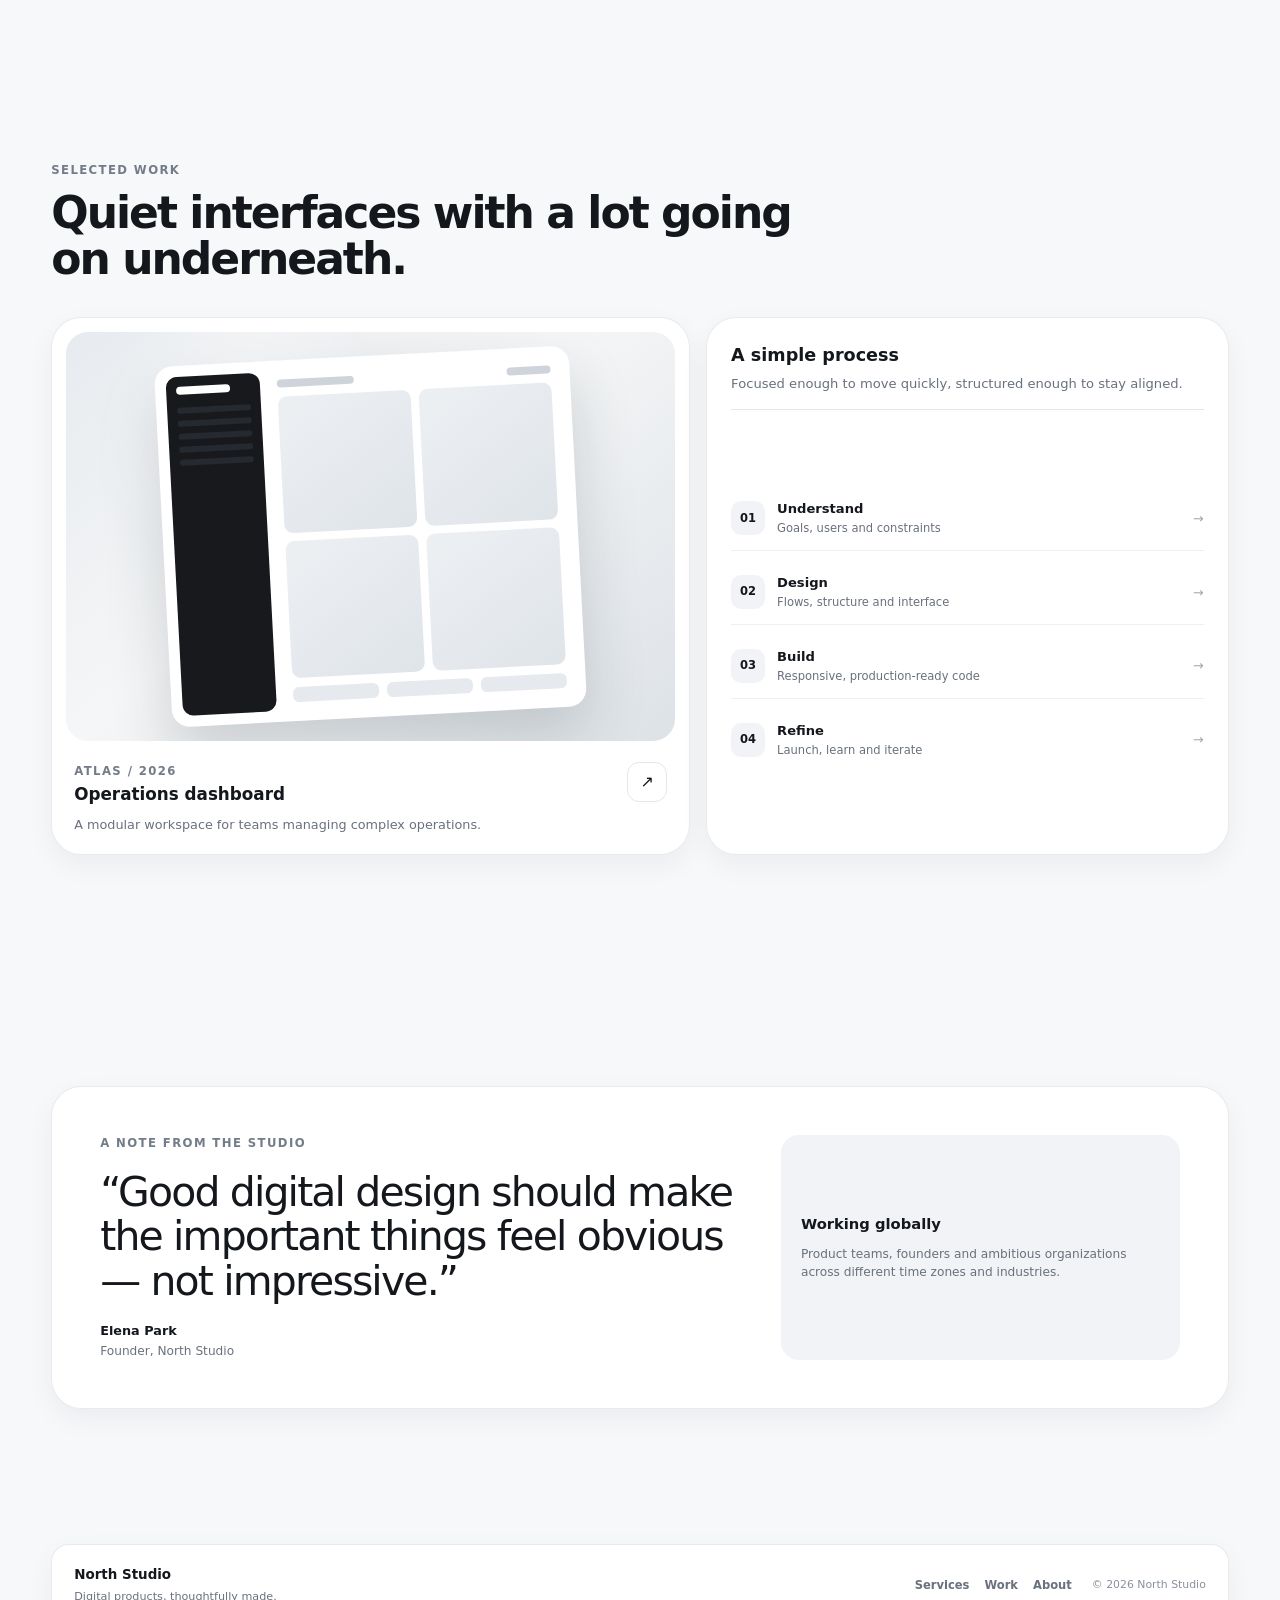
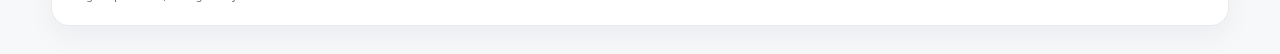
<file: sessions/03-CSS Layouts/Concepts/layout_concept.html>
<!doctype html>
<html lang="en">
<head>
  <meta charset="UTF-8" />
  <meta name="viewport" content="width=device-width, initial-scale=1.0" />
  <title>North — Modern Single Page</title>

  <style>
    :root {
      --bg: #f7f8fa;
      --surface: #fff;
      --surface-2: #f1f3f6;
      --text: #14171c;
      --muted: #69717d;
      --line: #e4e7ec;
      --accent: #17191d;
      --accent-soft: #eceef2;
      --success: #1c9b66;

      --page-x: clamp(18px, 4vw, 58px);
      --section-y: clamp(64px, 9vw, 118px);

      --radius-xl: 30px;
      --radius-lg: 22px;
      --radius-md: 16px;
      --radius-sm: 11px;

      --shadow-sm: 0 10px 28px rgba(22, 28, 38, .05);
      --shadow-lg: 0 28px 70px rgba(22, 28, 38, .08);

      --ease: cubic-bezier(.22,.75,.18,1);
    }

    * {
      box-sizing: border-box;
      margin: 0;
      padding: 0;
    }

    html {
      scroll-behavior: smooth;
    }

    body {
      min-height: 100vh;
      color: var(--text);
      background:
        radial-gradient(circle at 10% 0%, rgba(94, 112, 255, .08), transparent 27%),
        radial-gradient(circle at 100% 20%, rgba(22, 25, 31, .055), transparent 28%),
        var(--bg);
      font-family: Inter, ui-sans-serif, system-ui, -apple-system, BlinkMacSystemFont,
        "Segoe UI", sans-serif;
      line-height: 1.5;
    }

    a {
      color: inherit;
    }

    button {
      font: inherit;
    }

    /* =========================================================
       SHARED LAYOUT UTILITIES
       ========================================================= */

    .container {
      width: min(1240px, calc(100% - (var(--page-x) * 2)));
      margin-inline: auto;
    }

    .surface {
      background: rgba(255,255,255,.9);
      border: 1px solid rgba(228,231,236,.85);
      box-shadow: var(--shadow-sm);
    }

    .eyebrow {
      color: #737c88;
      font-size: .73rem;
      font-weight: 800;
      letter-spacing: .12em;
      text-transform: uppercase;
    }

    .section-heading {
      display: grid;
      gap: 10px;
      max-width: 760px;
      margin-bottom: 34px;
    }

    .section-heading h2 {
      font-size: clamp(1.7rem, 3.8vw, 2.75rem);
      line-height: 1.06;
      letter-spacing: -.045em;
    }

    .section-heading p {
      color: var(--muted);
      max-width: 650px;
    }

    /* =========================================================
       SITE HEADER
       Header itself is a layout: brand + nav + actions.
       ========================================================= */

    .site-header {
      padding-top: 18px;
    }

    .header-shell {
      min-height: 72px;
      display: grid;
      grid-template-columns: auto 1fr auto;
      align-items: center;
      gap: 28px;
      padding: 11px 14px 11px 18px;
      border-radius: 20px;
    }

    .brand {
      display: inline-flex;
      align-items: center;
      gap: 11px;
      text-decoration: none;
      min-width: 0;
    }

    .brand-mark {
      width: 38px;
      height: 38px;
      flex: 0 0 auto;
      display: grid;
      place-items: center;
      border-radius: 12px;
      color: #fff;
      font-size: .78rem;
      font-weight: 900;
      background: linear-gradient(135deg, #17191d, #515861);
    }

    .brand-text {
      display: grid;
      gap: 0;
    }

    .brand-text strong {
      font-size: .94rem;
      letter-spacing: -.025em;
    }

    .brand-text span {
      color: #8a929e;
      font-size: .68rem;
    }

    .main-nav {
      display: flex;
      align-items: center;
      justify-content: center;
      gap: 6px;
    }

    .nav-link {
      padding: 9px 11px;
      border-radius: 10px;
      color: var(--muted);
      font-size: .84rem;
      font-weight: 700;
      text-decoration: none;
      transition: background .18s ease, color .18s ease;
    }

    .nav-link:hover,
    .nav-link.active {
      color: var(--text);
      background: var(--surface-2);
    }

    .header-actions {
      display: flex;
      align-items: center;
      justify-content: flex-end;
      gap: 8px;
    }

    .login-link {
      color: var(--muted);
      font-size: .84rem;
      font-weight: 700;
      text-decoration: none;
      padding: 10px 12px;
    }

    .header-cta {
      min-height: 42px;
      padding: 0 15px;
      border: 0;
      border-radius: 11px;
      color: white;
      background: var(--accent);
      cursor: pointer;
      font-size: .82rem;
      font-weight: 800;
      transition: transform .18s ease, box-shadow .18s ease;
      box-shadow: 0 9px 22px rgba(23,25,29,.15);
    }

    .header-cta:hover {
      transform: translateY(-1px);
      box-shadow: 0 13px 26px rgba(23,25,29,.2);
    }

    /* =========================================================
       HERO
       Main section layout = copy + visual.
       Internal layouts are deliberately spaced apart so the
       visualization outlines remain readable.
       ========================================================= */

    .hero {
      padding-block: 56px 86px;
    }

    .hero-shell {
      display: grid;
      grid-template-columns: minmax(0, 1.02fr) minmax(390px, .98fr);
      align-items: center;
      gap: clamp(28px, 6vw, 78px);
      padding: clamp(24px, 5vw, 58px);
      border-radius: var(--radius-xl);
      overflow: hidden;
    }

    .hero-copy {
      display: grid;
      align-content: center;
      gap: 22px;
      min-width: 0;
      padding-right: 12px;
    }

    .hero-title {
      max-width: 700px;
      font-size: clamp(2.8rem, 7vw, 5.9rem);
      line-height: .96;
      letter-spacing: -.065em;
    }

    .hero-title span {
      color: #777f89;
    }

    .hero-description {
      max-width: 600px;
      color: var(--muted);
      font-size: clamp(.95rem, 1.4vw, 1.08rem);
    }

    .hero-actions {
      display: flex;
      flex-wrap: wrap;
      align-items: center;
      gap: 10px;
      padding-top: 4px;
    }

    .primary-btn,
    .secondary-btn {
      min-height: 46px;
      padding: 0 16px;
      border-radius: 12px;
      cursor: pointer;
      font-size: .83rem;
      font-weight: 800;
      transition: transform .18s ease;
    }

    .primary-btn:hover,
    .secondary-btn:hover {
      transform: translateY(-1px);
    }

    .primary-btn {
      border: 1px solid #202329;
      color: #fff;
      background: #202329;
    }

    .secondary-btn {
      border: 1px solid var(--line);
      color: var(--text);
      background: #fff;
    }

    .hero-note {
      display: flex;
      align-items: center;
      gap: 8px;
      color: #7d8692;
      font-size: .76rem;
    }

    .status-dot {
      width: 7px;
      height: 7px;
      border-radius: 50%;
      background: var(--success);
      box-shadow: 0 0 0 4px rgba(28,155,102,.11);
    }

    .hero-visual {
      min-width: 0;
      display: grid;
      gap: 12px;
      padding: 10px;
      border-radius: 26px;
      background: #eef1f5;
      border: 1px solid #e1e5eb;
    }

    .visual-toolbar {
      display: flex;
      align-items: center;
      justify-content: space-between;
      min-height: 38px;
      padding: 0 10px;
    }

    .window-dots {
      display: inline-flex;
      gap: 5px;
    }

    .window-dots i {
      width: 7px;
      height: 7px;
      border-radius: 50%;
      background: #b7bec8;
    }

    .visual-toolbar span {
      color: #8a939f;
      font-size: .68rem;
      font-weight: 700;
    }

    .dashboard {
      display: grid;
      grid-template-columns: 1.12fr .88fr;
      grid-template-rows: minmax(150px, 1fr) 115px;
      gap: 12px;
      padding: 12px;
      border-radius: 20px;
      background: #fff;
      box-shadow: 0 18px 42px rgba(36,44,58,.09);
    }

    .dashboard-main {
      display: grid;
      gap: 12px;
      grid-row: span 2;
      padding: 14px;
      border-radius: 15px;
      background: #f7f8fa;
      border: 1px solid #edf0f3;
    }

    .metric-header {
      display: flex;
      align-items: flex-start;
      justify-content: space-between;
      gap: 12px;
    }

    .metric-copy {
      display: grid;
      gap: 3px;
    }

    .metric-copy small {
      color: #8a939f;
      font-size: .67rem;
    }

    .metric-copy strong {
      font-size: 1.65rem;
      letter-spacing: -.04em;
    }

    .metric-change {
      padding: 5px 7px;
      border-radius: 8px;
      color: #168254;
      background: #eaf8f1;
      font-size: .65rem;
      font-weight: 800;
    }

    .chart {
      position: relative;
      min-height: 125px;
      margin-top: auto;
      border-radius: 11px;
      background:
        linear-gradient(to bottom, transparent 24%, #e7ebef 25%, transparent 26%) 0 0 / 100% 33.333%,
        linear-gradient(to right, transparent 19%, #eef1f4 20%, transparent 21%) 0 0 / 25% 100%,
        #fff;
      overflow: hidden;
    }

    .chart svg {
      position: absolute;
      inset: 17px 10px 13px;
      width: calc(100% - 20px);
      height: calc(100% - 30px);
    }

    .chart-line {
      fill: none;
      stroke: #5660ff;
      stroke-width: 3;
      stroke-linecap: round;
      stroke-linejoin: round;
    }

    .dashboard-side {
      display: grid;
      gap: 12px;
    }

    .mini-panel {
      display: grid;
      gap: 8px;
      padding: 13px;
      border-radius: 15px;
      border: 1px solid #edf0f3;
      background: #fff;
    }

    .mini-panel strong {
      font-size: .83rem;
    }

    .mini-panel small {
      color: #8a939f;
      font-size: .67rem;
    }

    .bars {
      display: grid;
      gap: 7px;
    }

    .bar {
      display: grid;
      grid-template-columns: 56px 1fr;
      align-items: center;
      gap: 8px;
    }

    .bar label {
      color: #838c98;
      font-size: .61rem;
    }

    .bar-track {
      height: 7px;
      overflow: hidden;
      border-radius: 999px;
      background: #edf0f3;
    }

    .bar-track span {
      display: block;
      height: 100%;
      border-radius: inherit;
      background: #575fff;
    }

    /* =========================================================
       FEATURE SECTION
       ========================================================= */

    .features {
      padding-block: var(--section-y);
    }

    .feature-grid {
      display: grid;
      grid-template-columns: repeat(3, minmax(0,1fr));
      gap: 16px;
    }

    .feature-card {
      display: grid;
      grid-template-rows: auto 1fr auto;
      gap: 22px;
      min-height: 252px;
      padding: 24px;
      border-radius: var(--radius-lg);
      transition: transform .2s ease, box-shadow .2s ease;
    }

    .feature-card:hover {
      transform: translateY(-4px);
      box-shadow: 0 22px 44px rgba(22,28,38,.08);
    }

    .feature-icon {
      width: 42px;
      height: 42px;
      display: grid;
      place-items: center;
      border-radius: 13px;
      background: var(--surface-2);
      color: #22272e;
      font-size: .78rem;
      font-weight: 900;
    }

    .feature-content {
      display: grid;
      align-content: start;
      gap: 7px;
      padding-right: 8px;
    }

    .feature-content h3 {
      font-size: 1rem;
      letter-spacing: -.025em;
    }

    .feature-content p {
      color: var(--muted);
      font-size: .84rem;
    }

    .feature-meta {
      display: flex;
      justify-content: space-between;
      gap: 12px;
      padding-top: 13px;
      border-top: 1px solid var(--line);
      color: #848c98;
      font-size: .7rem;
      font-weight: 750;
    }

    /* =========================================================
       WORK SECTION
       ========================================================= */

    .work {
      padding-block: var(--section-y);
    }

    .work-layout {
      display: grid;
      grid-template-columns: minmax(0, 1.1fr) minmax(320px, .9fr);
      gap: 16px;
      align-items: stretch;
    }

    .project-card {
      display: grid;
      grid-template-rows: 1fr auto;
      min-height: 490px;
      padding: 14px;
      border-radius: var(--radius-xl);
    }

    .project-image {
      position: relative;
      min-height: 330px;
      display: grid;
      place-items: center;
      padding: 24px;
      overflow: hidden;
      border-radius: 22px;
      background:
        radial-gradient(circle at 30% 25%, rgba(255,255,255,.8), transparent 28%),
        linear-gradient(140deg, #e7ebef, #f5f6f7 45%, #dde2e7);
    }

    .project-mockup {
      width: min(74%, 430px);
      aspect-ratio: 1.15;
      display: grid;
      grid-template-columns: 24% 1fr;
      padding: 11px;
      gap: 9px;
      border-radius: 18px;
      background: #fff;
      box-shadow: 0 28px 60px rgba(35,42,52,.18);
      transform: rotate(-3deg);
    }

    .mockup-nav {
      display: grid;
      align-content: start;
      gap: 7px;
      padding: 10px;
      border-radius: 11px;
      background: #17191d;
    }

    .mockup-nav i,
    .mockup-row span {
      display: block;
      border-radius: 6px;
      background: #2c3138;
    }

    .mockup-nav i:nth-child(1) {
      width: 72%;
      height: 8px;
      background: #fff;
      margin-bottom: 6px;
    }

    .mockup-nav i:not(:first-child) {
      height: 6px;
      opacity: .7;
    }

    .mockup-content {
      display: grid;
      grid-template-rows: auto 1fr auto;
      gap: 9px;
      padding: 8px;
    }

    .mockup-heading {
      display: flex;
      justify-content: space-between;
      gap: 8px;
    }

    .mockup-heading span {
      display: block;
      height: 8px;
      width: 28%;
      border-radius: 6px;
      background: #cfd4db;
    }

    .mockup-heading span:last-child {
      width: 16%;
    }

    .mockup-grid {
      display: grid;
      grid-template-columns: repeat(2, 1fr);
      gap: 8px;
    }

    .mockup-tile {
      border-radius: 9px;
      background: linear-gradient(145deg, #edf0f3, #dfe4e9);
    }

    .mockup-row {
      display: grid;
      grid-template-columns: repeat(3, 1fr);
      gap: 8px;
    }

    .mockup-row span {
      height: 15px;
      background: #e6e9ed;
    }

    .project-info {
      display: grid;
      gap: 8px;
      padding: 17px 8px 6px;
    }

    .project-info-top {
      display: flex;
      justify-content: space-between;
      gap: 14px;
      align-items: center;
    }

    .project-info h3 {
      font-size: 1.05rem;
    }

    .project-info p {
      color: var(--muted);
      font-size: .8rem;
    }

    .project-link {
      width: 40px;
      height: 40px;
      display: grid;
      place-items: center;
      border: 1px solid var(--line);
      border-radius: 12px;
      text-decoration: none;
      background: #fff;
      flex: 0 0 auto;
    }

    .process-card {
      display: grid;
      grid-template-rows: auto 1fr;
      gap: 18px;
      min-height: 490px;
      padding: 24px;
      border-radius: var(--radius-xl);
    }

    .process-header {
      display: grid;
      gap: 6px;
      padding-bottom: 15px;
      border-bottom: 1px solid var(--line);
    }

    .process-header h3 {
      font-size: 1.1rem;
    }

    .process-header p {
      color: var(--muted);
      font-size: .82rem;
    }

    .process-list {
      display: grid;
      align-content: center;
      gap: 10px;
    }

    .process-item {
      display: grid;
      grid-template-columns: 34px 1fr auto;
      align-items: center;
      gap: 12px;
      padding: 12px 0;
      border-bottom: 1px solid #edf0f3;
    }

    .process-item:last-child {
      border-bottom: 0;
    }

    .process-number {
      width: 34px;
      height: 34px;
      display: grid;
      place-items: center;
      border-radius: 10px;
      background: var(--surface-2);
      font-size: .72rem;
      font-weight: 900;
    }

    .process-copy {
      display: grid;
      gap: 2px;
    }

    .process-copy strong {
      font-size: .82rem;
    }

    .process-copy span {
      color: var(--muted);
      font-size: .72rem;
    }

    .process-arrow {
      color: #a1a8b2;
      font-size: .8rem;
    }

    /* =========================================================
       TESTIMONIAL / QUOTE SECTION
       ========================================================= */

    .quote-section {
      padding-block: var(--section-y);
    }

    .quote-shell {
      display: grid;
      grid-template-columns: minmax(0, 1.25fr) minmax(260px, .75fr);
      gap: 16px;
      padding: clamp(25px, 5vw, 48px);
      border-radius: var(--radius-xl);
    }

    .quote-content {
      display: grid;
      align-content: center;
      gap: 18px;
    }

    blockquote {
      max-width: 800px;
      font-size: clamp(1.55rem, 3.2vw, 2.8rem);
      line-height: 1.08;
      letter-spacing: -.045em;
    }

    .quote-author {
      display: grid;
      gap: 2px;
      color: var(--muted);
      font-size: .76rem;
    }

    .quote-author strong {
      color: var(--text);
      font-size: .8rem;
    }

    .quote-side {
      display: grid;
      align-content: center;
      gap: 10px;
      padding: 20px;
      border-radius: 18px;
      background: var(--surface-2);
    }

    .quote-side strong {
      font-size: .92rem;
    }

    .quote-side p {
      color: var(--muted);
      font-size: .76rem;
    }

    /* =========================================================
       FOOTER
       ========================================================= */

    .site-footer {
      padding-block: 20px 28px;
    }

    .footer-shell {
      display: grid;
      grid-template-columns: 1fr auto auto;
      align-items: center;
      gap: 20px;
      padding: 20px 22px;
      border-radius: 18px;
    }

    .footer-brand {
      display: grid;
      gap: 3px;
    }

    .footer-brand strong {
      font-size: .84rem;
    }

    .footer-brand span {
      color: var(--muted);
      font-size: .7rem;
    }

    .footer-links {
      display: flex;
      flex-wrap: wrap;
      gap: 15px;
    }

    .footer-links a {
      color: var(--muted);
      font-size: .72rem;
      font-weight: 700;
      text-decoration: none;
    }

    .footer-copy {
      color: #89919c;
      font-size: .68rem;
      text-align: right;
    }

    /* =========================================================
       VISUALIZATION MODE
       =========================================================

       Levels:
       1) major page boxes
       2) sections / component groups
       3) components
       4) internal layouts

       Margin is intentionally kept between nested elements.
       Outline offsets are also used so borders do not visually
       merge into one another.
       ========================================================= */

    .layout-toggle {
      position: fixed;
      right: 20px;
      bottom: 20px;
      z-index: 500;
      display: flex;
      align-items: center;
      gap: 9px;
      min-height: 48px;
      padding: 0 15px 0 10px;
      border: 1px solid #cfd5ff;
      border-radius: 14px;
      color: #fff;
      background: linear-gradient(135deg, #4f5eff, #6858dc);
      cursor: pointer;
      box-shadow: 0 15px 35px rgba(68,79,215,.23);
      font-size: .79rem;
      font-weight: 850;
      transition: transform .2s ease, box-shadow .2s ease;
    }

    .layout-toggle:hover {
      transform: translateY(-2px);
      box-shadow: 0 20px 40px rgba(68,79,215,.28);
    }

    .toggle-icon {
      position: relative;
      width: 27px;
      height: 27px;
      border-radius: 8px;
      border: 1px solid rgba(255,255,255,.6);
    }

    .toggle-icon::before,
    .toggle-icon::after {
      content: "";
      position: absolute;
      border: 1px solid rgba(255,255,255,.8);
      border-radius: 4px;
    }

    .toggle-icon::before {
      inset: 5px;
    }

    .toggle-icon::after {
      inset: 9px;
    }

    body.visualize .viz-target {
      position: relative;
    }

    /* Main page-level boxes */
    body.visualize .v-page {
      outline: 3px solid #4f5eff;
      outline-offset: 8px;
    }

    /* Section-level boxes */
    body.visualize .v-section {
      outline: 2px dashed #7c3aed;
      outline-offset: 6px;
      border-radius: 8px;
    }

    /* Component-level boxes */
    body.visualize .v-component {
      outline: 2px dotted #f59e0b;
      outline-offset: 5px;
      border-radius: 7px;
    }

    /* Internal layout boxes */
    body.visualize .v-internal {
      outline: 1.5px solid #ec4899;
      outline-offset: 4px;
      border-radius: 6px;
    }

    /* Visualization intentionally shows outlines only.
       Labels are not rendered so the hierarchy stays visually clean. */
    .viz-target[data-viz-label]::after {
      display: none !important;
      content: none !important;
    }

    /* =========================================================
       RESPONSIVE
       ========================================================= */

    @media (max-width: 1040px) {
      .header-shell {
        grid-template-columns: 1fr auto;
      }

      .main-nav {
        grid-column: 1 / -1;
        grid-row: 2;
        justify-content: flex-start;
        overflow-x: auto;
        padding: 4px 2px 0;
      }

      .hero-shell,
      .work-layout,
      .quote-shell {
        grid-template-columns: 1fr;
      }

      .feature-grid {
        grid-template-columns: repeat(2, minmax(0,1fr));
      }

      .quote-side {
        min-height: 150px;
      }
    }

    @media (max-width: 720px) {
      :root {
        --page-x: 12px;
        --section-y: 66px;
      }

      .header-shell {
        gap: 12px;
        padding: 10px;
      }

      .login-link {
        display: none;
      }

      .header-cta {
        padding-inline: 12px;
      }

      .hero {
        padding-top: 28px;
      }

      .hero-shell {
        padding: 20px;
        gap: 28px;
      }

      .hero-copy {
        padding-right: 0;
      }

      .hero-title {
        font-size: clamp(2.65rem, 13vw, 4.3rem);
      }

      .dashboard {
        grid-template-columns: 1fr;
        grid-template-rows: auto auto;
      }

      .dashboard-main {
        grid-row: auto;
      }

      .dashboard-side {
        grid-template-columns: repeat(2, minmax(0,1fr));
      }

      .feature-grid {
        grid-template-columns: 1fr;
      }

      .project-card,
      .process-card {
        min-height: 0;
      }

      .project-image {
        min-height: 260px;
      }

      .project-mockup {
        width: 82%;
      }

      .footer-shell {
        grid-template-columns: 1fr;
      }

      .footer-copy {
        text-align: left;
      }

      .viz-legend {
        left: 12px;
        bottom: 74px;
        max-width: calc(100vw - 24px);
      }

      .layout-toggle {
        right: 12px;
        bottom: 12px;
      }

      .site-header {
        padding-top: 10px;
      }
    }

    @media (prefers-reduced-motion: reduce) {
      *,
      *::before,
      *::after {
        scroll-behavior: auto !important;
        transition-duration: 1ms !important;
      }
    }
  </style>
</head>

<body>
  <header class="site-header v-page viz-target" data-viz-label="Header">
    <div class="container">
      <div class="header-shell surface">

        <a class="brand v-component viz-target" data-viz-label="Brand" href="#home">
          <span class="brand-mark">N</span>

          <span class="brand-text v-internal viz-target" data-viz-label="Brand Content">
            <strong>North Studio</strong>
            <span>Digital products</span>
          </span>
        </a>

        <nav class="main-nav v-component viz-target" data-viz-label="Navigation">
          <a class="nav-link active" href="#home">Home</a>
          <a class="nav-link" href="#services">Services</a>
          <a class="nav-link" href="#work">Work</a>
          <a class="nav-link" href="#about">About</a>
        </nav>

        <div class="header-actions v-component viz-target" data-viz-label="Header Actions">
          <a class="login-link" href="#about">Contact</a>
          <button class="header-cta" type="button"
            onclick="document.querySelector('#work').scrollIntoView({behavior:'smooth'})">
            See our work
          </button>
        </div>
      </div>
    </div>
  </header>

  <main id="home">

    <!-- HERO -->
    <section class="hero v-section viz-target" data-viz-label="Hero Section">
      <div class="container">
        <div class="hero-shell surface">

          <div class="hero-copy v-component viz-target" data-viz-label="Hero Content">
            <span class="eyebrow">Independent digital studio</span>

            <h1 class="hero-title">
              We build calm,
              <span>useful products.</span>
            </h1>

            <p class="hero-description">
              Strategy, design and engineering for teams that want digital
              experiences that feel clear, thoughtful and effortless.
            </p>

            <div class="hero-actions v-internal viz-target" data-viz-label="Hero Actions">
              <button class="primary-btn" type="button"
                onclick="document.querySelector('#about').scrollIntoView({behavior:'smooth'})">
                Start a conversation
              </button>

              <button class="secondary-btn" type="button"
                onclick="document.querySelector('#work').scrollIntoView({behavior:'smooth'})">
                Explore projects
              </button>
            </div>

            <div class="hero-note v-internal viz-target" data-viz-label="Hero Note">
              <span class="status-dot"></span>
              Currently taking on selected projects
            </div>
          </div>

          <div class="hero-visual v-component viz-target" data-viz-label="Hero Visual">
            <div class="visual-toolbar v-internal viz-target" data-viz-label="Toolbar">
              <div class="window-dots">
                <i></i><i></i><i></i>
              </div>
              <span>overview / dashboard</span>
            </div>

            <div class="dashboard v-internal viz-target" data-viz-label="Dashboard Layout">
              <div class="dashboard-main v-component viz-target" data-viz-label="Metric Panel">
                <div class="metric-header v-internal viz-target" data-viz-label="Metric Header">
                  <div class="metric-copy">
                    <small>Monthly active users</small>
                    <strong>48.2k</strong>
                  </div>
                  <span class="metric-change">+18.4%</span>
                </div>

                <div class="chart v-internal viz-target" data-viz-label="Chart">
                  <svg viewBox="0 0 500 170" preserveAspectRatio="none" aria-hidden="true">
                    <path
                      class="chart-line"
                      d="M4 138 C42 126 60 129 86 116 S138 119 163 95 S210 112 233 84
                         S278 91 302 63 S352 68 375 78 S425 35 448 47 S474 28 496 17" />
                  </svg>
                </div>
              </div>

              <div class="dashboard-side">
                <div class="mini-panel v-component viz-target" data-viz-label="Mini Card">
                  <strong>Conversion</strong>
                  <small>Last 30 days</small>
                  <div class="bars v-internal viz-target" data-viz-label="Bars">
                    <div class="bar">
                      <label>Search</label>
                      <div class="bar-track"><span style="width:82%"></span></div>
                    </div>
                    <div class="bar">
                      <label>Social</label>
                      <div class="bar-track"><span style="width:61%"></span></div>
                    </div>
                    <div class="bar">
                      <label>Direct</label>
                      <div class="bar-track"><span style="width:73%"></span></div>
                    </div>
                  </div>
                </div>

                <div class="mini-panel v-component viz-target" data-viz-label="Mini Card">
                  <strong>Retention</strong>
                  <small>Weekly cohort</small>
                  <div class="bar-track">
                    <span style="width:68%"></span>
                  </div>
                </div>
              </div>
            </div>
          </div>

        </div>
      </div>
    </section>

    <!-- SERVICES -->
    <section class="features v-section viz-target" id="services" data-viz-label="Services Section">
      <div class="container">
        <div class="section-heading v-component viz-target" data-viz-label="Section Header">
          <span class="eyebrow">What we do</span>
          <h2>One team from first idea to final interface.</h2>
          <p>
            Small, focused teams work better when strategy, design and
            implementation share the same table.
          </p>
        </div>

        <div class="feature-grid v-component viz-target" data-viz-label="Feature Grid">
          <article class="feature-card surface v-component viz-target" data-viz-label="Feature Card">
            <div class="feature-icon">01</div>

            <div class="feature-content v-internal viz-target" data-viz-label="Card Content">
              <h3>Product Strategy</h3>
              <p>
                Find the simplest product direction, prioritize the right
                problems and turn ideas into a practical roadmap.
              </p>
            </div>

            <div class="feature-meta v-internal viz-target" data-viz-label="Card Footer">
              <span>Research</span>
              <span>Roadmaps</span>
            </div>
          </article>

          <article class="feature-card surface v-component viz-target" data-viz-label="Feature Card">
            <div class="feature-icon">02</div>

            <div class="feature-content v-internal viz-target" data-viz-label="Card Content">
              <h3>Interface Design</h3>
              <p>
                Create clear systems, expressive interfaces and responsive
                experiences that are easy to understand and use.
              </p>
            </div>

            <div class="feature-meta v-internal viz-target" data-viz-label="Card Footer">
              <span>UX / UI</span>
              <span>Systems</span>
            </div>
          </article>

          <article class="feature-card surface v-component viz-target" data-viz-label="Feature Card">
            <div class="feature-icon">03</div>

            <div class="feature-content v-internal viz-target" data-viz-label="Card Content">
              <h3>Web Engineering</h3>
              <p>
                Turn polished designs into fast, maintainable web products
                with modern front-end architecture.
              </p>
            </div>

            <div class="feature-meta v-internal viz-target" data-viz-label="Card Footer">
              <span>Frontend</span>
              <span>Web Apps</span>
            </div>
          </article>
        </div>
      </div>
    </section>

    <!-- WORK -->
    <section class="work v-section viz-target" id="work" data-viz-label="Work Section">
      <div class="container">
        <div class="section-heading v-component viz-target" data-viz-label="Section Header">
          <span class="eyebrow">Selected work</span>
          <h2>Quiet interfaces with a lot going on underneath.</h2>
        </div>

        <div class="work-layout v-component viz-target" data-viz-label="Work Layout">

          <article class="project-card surface v-component viz-target" data-viz-label="Project Card">
            <div class="project-image v-internal viz-target" data-viz-label="Project Preview">
              <div class="project-mockup">
                <div class="mockup-nav v-component viz-target" data-viz-label="Mockup Sidebar">
                  <i></i>
                  <i></i><i></i><i></i><i></i><i></i>
                </div>

                <div class="mockup-content v-internal viz-target" data-viz-label="Mockup Content">
                  <div class="mockup-heading v-internal viz-target" data-viz-label="Mockup Header">
                    <span></span><span></span>
                  </div>

                  <div class="mockup-grid v-component viz-target" data-viz-label="Mockup Grid">
                    <div class="mockup-tile"></div>
                    <div class="mockup-tile"></div>
                    <div class="mockup-tile"></div>
                    <div class="mockup-tile"></div>
                  </div>

                  <div class="mockup-row v-internal viz-target" data-viz-label="Mockup Footer">
                    <span></span><span></span><span></span>
                  </div>
                </div>
              </div>
            </div>

            <div class="project-info">
              <div class="project-info-top v-internal viz-target" data-viz-label="Project Header">
                <div>
                  <span class="eyebrow">Atlas / 2026</span>
                  <h3>Operations dashboard</h3>
                </div>
                <a class="project-link" href="#about" aria-label="Open project">↗</a>
              </div>

              <p>
                A modular workspace for teams managing complex operations.
              </p>
            </div>
          </article>

          <aside class="process-card surface v-component viz-target" data-viz-label="Process Panel">
            <div class="process-header v-internal viz-target" data-viz-label="Process Header">
              <h3>A simple process</h3>
              <p>Focused enough to move quickly, structured enough to stay aligned.</p>
            </div>

            <div class="process-list v-internal viz-target" data-viz-label="Process List">
              <div class="process-item">
                <span class="process-number">01</span>
                <div class="process-copy">
                  <strong>Understand</strong>
                  <span>Goals, users and constraints</span>
                </div>
                <span class="process-arrow">→</span>
              </div>

              <div class="process-item">
                <span class="process-number">02</span>
                <div class="process-copy">
                  <strong>Design</strong>
                  <span>Flows, structure and interface</span>
                </div>
                <span class="process-arrow">→</span>
              </div>

              <div class="process-item">
                <span class="process-number">03</span>
                <div class="process-copy">
                  <strong>Build</strong>
                  <span>Responsive, production-ready code</span>
                </div>
                <span class="process-arrow">→</span>
              </div>

              <div class="process-item">
                <span class="process-number">04</span>
                <div class="process-copy">
                  <strong>Refine</strong>
                  <span>Launch, learn and iterate</span>
                </div>
                <span class="process-arrow">→</span>
              </div>
            </div>
          </aside>

        </div>
      </div>
    </section>

    <!-- ABOUT / QUOTE -->
    <section class="quote-section v-section viz-target" id="about" data-viz-label="About Section">
      <div class="container">
        <div class="quote-shell surface">

          <div class="quote-content v-component viz-target" data-viz-label="Quote Content">
            <span class="eyebrow">A note from the studio</span>

            <blockquote>
              “Good digital design should make the important things feel
              obvious — not impressive.”
            </blockquote>

            <div class="quote-author v-internal viz-target" data-viz-label="Quote Author">
              <strong>Elena Park</strong>
              <span>Founder, North Studio</span>
            </div>
          </div>

          <div class="quote-side v-component viz-target" data-viz-label="About Card">
            <strong>Working globally</strong>
            <p>
              Product teams, founders and ambitious organizations across
              different time zones and industries.
            </p>
          </div>

        </div>
      </div>
    </section>

  </main>

  <footer class="site-footer v-page viz-target" data-viz-label="Footer">
    <div class="container">
      <div class="footer-shell surface">

        <div class="footer-brand v-internal viz-target" data-viz-label="Footer Brand">
          <strong>North Studio</strong>
          <span>Digital products, thoughtfully made.</span>
        </div>

        <nav class="footer-links v-component viz-target" data-viz-label="Footer Links">
          <a href="#services">Services</a>
          <a href="#work">Work</a>
          <a href="#about">About</a>
        </nav>

        <div class="footer-copy v-internal viz-target" data-viz-label="Footer Copyright">
          © 2026 North Studio
        </div>

      </div>
    </div>
  </footer>

  <!-- Visualization Controls -->
  <button
    class="layout-toggle"
    id="layoutToggle"
    type="button"
    aria-pressed="false"
    title="Toggle layout visualization"
  >
    <span class="toggle-icon" aria-hidden="true"></span>
    <span id="toggleLabel">Visualize Layout</span>
  </button>


  <script>
    const toggle = document.getElementById("layoutToggle");
    const toggleLabel = document.getElementById("toggleLabel");

    function setVisualization(active) {
      document.body.classList.toggle("visualize", active);
      toggle.setAttribute("aria-pressed", String(active));
      toggleLabel.textContent = active ? "Hide Layout" : "Visualize Layout";
    }

    toggle.addEventListener("click", () => {
      setVisualization(!document.body.classList.contains("visualize"));
    });

    document.addEventListener("keydown", (event) => {
      const tag = document.activeElement?.tagName;
      const typing =
        tag === "INPUT" ||
        tag === "TEXTAREA" ||
        document.activeElement?.isContentEditable;

      if (!typing && event.key.toLowerCase() === "l") {
        setVisualization(!document.body.classList.contains("visualize"));
      }

      if (event.key === "Escape") {
        setVisualization(false);
      }
    });

    // Highlight the current page section in the top navigation.
    const sections = [...document.querySelectorAll("main section[id]")];
    const navLinks = [...document.querySelectorAll(".main-nav .nav-link")];

    const observer = new IntersectionObserver(
      entries => {
        const visible = entries
          .filter(entry => entry.isIntersecting)
          .sort((a, b) => b.intersectionRatio - a.intersectionRatio)[0];

        if (!visible) return;

        navLinks.forEach(link => {
          link.classList.toggle(
            "active",
            link.getAttribute("href") === `#${visible.target.id}`
          );
        });
      },
      {
        rootMargin: "-38% 0px -52% 0px",
        threshold: [0.05, 0.2, 0.4]
      }
    );

    sections.forEach(section => observer.observe(section));
  </script>
</body>
</html>
</file>
<file: sessions/02-CSS basics/style.css>
/* RESET */
* {
  margin: 0;
  padding: 0;
  box-sizing: border-box;
}

html {
  scroll-behavior: smooth;
}

/* PAGE */
body {
  color: #333;
  font-family: Arial, sans-serif;
  border-top: 8px solid #6c5ce7;
  background-color: #ffffff;
  position: relative;
}

.container {
  width: 800px;
  margin: 0 auto;
}

/* MAIN HEADER */
.main-header {
  background-color: #f1efff;
  padding: 24px 35px;
  margin-top: 25px;
  margin-bottom: 45px;
  border-bottom: 2px solid #d8d2ff;
}

h1 {
  color: #4b3fbf;
  font-size: 28px;
  text-transform: uppercase;
  font-style: italic;
  margin-bottom: 18px;
}

h1::first-letter {
  font-style: normal;
  margin-right: 6px;
}

.go-top {
  display: inline-block;
  padding: 10px 18px;
  background-color: #f1efff;
  color: #4b3fbf;
  border: 2px solid #d8d2ff;
  border-radius: 8px;
  text-decoration: none;
  font-size: 15px;
  font-weight: bold;
  position: absolute;
  bottom: 35px;
  right: 35px;
}

.go-top:hover {
  background-color: #6c5ce7;
  color: #fff;
  border-color: #6c5ce7;
}

/* NAVIGATION */
nav {
  font-size: 17px;
}

nav a:link,
nav a:visited {
  color: #4b3fbf;
  text-decoration: none;
  margin-right: 24px;
  padding: 6px 10px;
  display: inline-block;
}

nav a:last-child {
  margin-right: 0;
}

nav a:hover {
  color: #e17055;
  text-decoration: underline;
  font-weight: bold;
}

nav a:active {
  background-color: #333;
  color: white;
  font-style: italic;
}

/* ARTICLE */
article {
  margin-bottom: 50px;
}

article header {
  margin-bottom: 35px;
}

h2 {
  color: #4b3fbf;
  font-size: 30px;
  margin-bottom: 22px;
  position: relative;
}

/* Small label above the title */
h2::after {
  content: "HTML";
  background-color: #ffeaa7;
  color: #333;
  font-size: 14px;
  font-weight: bold;
  padding: 5px 9px;
  display: inline-block;
  position: absolute;
  top: -14px;
  right: 10px;
}

/* AUTHOR */
#author-image {
  width: 50px;
  height: 50px;
  vertical-align: middle;
}

article header p {
  font-style: italic;
  font-size: 17px;
  display: inline-block;
}

/* post image */
.post-img {
  width: 100%;
  height: auto;
  margin-top: 22px;
}

/* ARTICLE TEXT */
p {
  font-size: 20px;
  line-height: 1.6;
  margin-bottom: 16px;
}

article h3 {
  color: #6c5ce7;
  font-size: 28px;
  margin-top: 38px;
  margin-bottom: 18px;
}

/* LISTS */
ul,
ol {
  margin-left: 45px;
  margin-bottom: 22px;
}

li {
  font-size: 19px;
  margin-bottom: 11px;
}

li:last-child {
  margin-bottom: 0;
}

/* mdn ref */
.mdn-ref:link,
.mdn-ref:visited {
  color: #6c5ce7;
  text-decoration: none;
}

.mdn-ref:hover {
  color: #e17055;
  font-weight: bold;
  text-decoration: underline;
}

.mdn-ref:active {
  background-color: #222;
  color: white;
  font-style: italic;
}

/* ASIDE */
aside {
  background-color: #f6f6f6;
  border-top: 4px solid #6c5ce7;
  border-bottom: 4px solid #6c5ce7;
  padding: 35px 30px;
  margin-bottom: 45px;
}

h4 {
  font-size: 20px;
  text-transform: uppercase;
  text-align: center;
  margin-bottom: 28px;
  color: #4b3fbf;
}

.recommended {
  list-style: none;
  margin-left: 0;
}

.recommended li {
  margin-bottom: 28px;
}

.recommended li img {
  width: 75px;
  height: 75px;
  margin-right: 15px;
  vertical-align: top;
}

.recommended div {
  display: inline-block;
}

.recommended a:link,
.recommended a:visited {
  color: #4b3fbf;
  text-decoration: none;
  font-size: 17px;
}

.recommended a:hover {
  color: #e17055;
  text-decoration: underline;
}

/* Author names */
.recommended p {
  font-size: 15px;
  font-weight: bold;
  margin-top: 7px;
}

/* FOOTER */
footer {
  font-size: 15px;
  color: #777;
  padding: 20px 0;
  margin-bottom: 30px;
  border-top: 1px solid #ddd;
}
</file>
<file: sessions/03-CSS Layouts/style.css>
/* RESET */
* {
  margin: 0;
  padding: 0;
  box-sizing: border-box;
}

html {
  scroll-behavior: smooth;
}

/* PAGE */
body {
  color: #333;
  font-family: Arial, sans-serif;
  border-top: 8px solid #6c5ce7;
  background-color: #ffffff;
  position: relative;
}

.container {
  width: 1200px;
  margin: 0 auto;
}

/* MAIN HEADER */
.main-header {
  background-color: #f1efff;
  padding: 24px 35px 4px;
  margin-top: 25px;
  margin-bottom: 45px;
  border-bottom: 2px solid #d8d2ff;
}

h1 {
  color: #4b3fbf;
  font-size: 28px;
  text-transform: uppercase;
  font-style: italic;
  margin-bottom: 18px;
}

h1::first-letter {
  font-style: normal;
  margin-right: 6px;
}

.go-top {
  display: inline-block;
  padding: 10px 18px;
  background-color: #f1efff;
  color: #4b3fbf;
  border: 2px solid #d8d2ff;
  border-radius: 8px;
  text-decoration: none;
  font-size: 15px;
  font-weight: bold;
  position: absolute;
  bottom: 35px;
  right: 35px;
}

.go-top:hover {
  background-color: #6c5ce7;
  color: #fff;
  border-color: #6c5ce7;
}

/* NAVIGATION */
nav {
  font-size: 17px;
}

nav a:link,
nav a:visited {
  color: #4b3fbf;
  text-decoration: none;
  margin-right: 24px;
  padding: 6px 10px;
  display: inline-block;
}

nav a:last-child {
  margin-right: 0;
}

nav a:hover {
  color: #e17055;
  text-decoration: underline;
  font-weight: bold;
}

nav a:active {
  background-color: #333;
  color: white;
  font-style: italic;
}

/* ARTICLE */
article {
  margin-bottom: 50px;
}

article header {
  margin-bottom: 35px;
}

h2 {
  color: #4b3fbf;
  font-size: 30px;
  margin-bottom: 22px;
  position: relative;
}

/* Small label above the title */
h2::after {
  content: "HTML";
  background-color: #ffeaa7;
  color: #333;
  font-size: 14px;
  font-weight: bold;
  padding: 5px 9px;
  display: inline-block;
  position: absolute;
  top: -14px;
  right: 10px;
}

/* AUTHOR */
#author-image {
  width: 50px;
  height: 50px;
  vertical-align: middle;
}

article header p {
  font-style: italic;
  font-size: 17px;
  display: inline-block;
}

/* post image */
.post-img {
  width: 100%;
  height: auto;
  margin-top: 22px;
}

/* ARTICLE TEXT */
p {
  font-size: 20px;
  line-height: 1.6;
  margin-bottom: 16px;
}

article h3 {
  color: #6c5ce7;
  font-size: 28px;
  margin-top: 38px;
  margin-bottom: 18px;
}

/* LISTS */
ul,
ol {
  margin-left: 45px;
  margin-bottom: 22px;
}

li {
  font-size: 19px;
  margin-bottom: 11px;
}

li:last-child {
  margin-bottom: 0;
}

/* mdn ref */
.mdn-ref:link,
.mdn-ref:visited {
  color: #6c5ce7;
  text-decoration: none;
}

.mdn-ref:hover {
  color: #e17055;
  font-weight: bold;
  text-decoration: underline;
}

.mdn-ref:active {
  background-color: #222;
  color: white;
  font-style: italic;
}

/* ASIDE */
aside {
  background-color: #f6f6f6;
  border-top: 4px solid #6c5ce7;
  border-bottom: 4px solid #6c5ce7;
  padding: 35px 20px;
  margin-bottom: 45px;
}

h4 {
  font-size: 20px;
  text-transform: uppercase;
  text-align: center;
  margin-bottom: 28px;
  color: #4b3fbf;
}

.recommended {
  list-style: none;
  margin-left: 0;
}

.recommended li {
  margin-bottom: 28px;
}

.recommended li img {
  width: 75px;
  height: 75px;
  margin-right: 7px;
  vertical-align: -23px;
}

.recommended div {
  display: inline-block;
}

.recommended a:link,
.recommended a:visited {
  color: #4b3fbf;
  text-decoration: none;
  font-size: 17px;
}

.recommended a:hover {
  color: #e17055;
  text-decoration: underline;
}

/* Author names */
.recommended p {
  font-size: 15px;
  font-weight: bold;
  margin-top: 7px;
}

/* FOOTER */
footer {
  font-size: 15px;
  color: #777;
  padding: 20px 0;
  margin-bottom: 30px;
  border-top: 1px solid #ddd;
}

/* using floats */

/* h1 {
  float: left;
}
nav {
  float: right;
}

.main-header::after {
  content: "";
  display: block;
  clear: both;
}
article {
  width: 830px;
  float: left;
}

aside {
  width: 330px;
  float: right;
}
aside h4 {
  font-size: 19px;
}

aside a,
aside p {
  font-size: 14px !important;
}

aside ul {
  margin-left: 0;
}

footer {
  clear: both;
  width: 830px;
} */

/* using flexbox */
.main-header {
  display: flex;
  justify-content: space-between;
  align-items: center;
  padding: 30px 20px;
}

.main-header h1 {
  margin-bottom: 0;
}

.content {
  display: flex;
  column-gap: 40px;
  align-items: flex-start;
}

.content article {
  flex-basis: 830px;
}

.content aside {
  flex-basis: 330px;
}

aside h4 {
  font-size: 19px;
}

aside a,
aside p {
  font-size: 14px !important;
}

aside ul {
  margin-left: 0;
}

footer {
  width: 830px;
}
</file>
<file: sessions/03-CSS Layouts/simple flexbox layout/style.css>
* {
  box-sizing: border-box;
  margin: 0;
  padding: 0;
}

body {
  font-family: Arial, sans-serif;
  background: #f4f6f8;
  color: #222;
}

.container {
  width: 1000px;
  margin: 40px auto;
}

/* Header */
.header {
  background: #ffffff;
  padding: 20px;
  border-radius: 12px;

  display: flex;
  justify-content: space-between;
  align-items: center;
}

.logo {
  font-size: 24px;
  font-weight: bold;
}

.nav {
  display: flex;
  gap: 20px;
}

.nav a {
  text-decoration: none;
  color: #444;
  font-size: 20px;
}

/* Hero */
.hero {
  margin-top: 20px;
  background: #ffffff;
  padding: 40px;

  display: flex;
  justify-content: space-between;
  align-items: center;
  gap: 30px;
}

.hero-text {
  flex: 1;
}

.hero-text h1 {
  margin-bottom: 15px;
  font-size: 36px;
}

.hero-text p {
  line-height: 1.8;
  color: #666;
}

.hero-box {
  width: 250px;
  height: 180px;
  background: #222;
  color: white;

  display: flex;
  justify-content: center;
  align-items: center;

  border-radius: 12px;
}

/* Cards */
.cards {
  margin-top: 20px;

  display: flex;
  gap: 20px;
}

.card {
  flex: 1;
  background: #ffffff;
  padding: 25px;
  border-radius: 12px;
}

.card h2 {
  margin-bottom: 10px;
}

.card p {
  color: #666;
  line-height: 1.7;
}

/* Learning Path */

.learning-path {
  margin-top: 20px;
  padding: 35px;
  background: #ffffff;
  border-radius: 12px;

  display: flex;
  flex-direction: column;
  gap: 30px;
}

.learning-header {
  display: flex;
  flex-direction: column;
  gap: 10px;
}

.learning-header h2 {
  font-size: 28px;
}

.learning-header p {
  color: #666;
  line-height: 1.7;
}

.steps {
  display: flex;
  flex-direction: column;
  gap: 15px;
}

.step {
  padding: 18px;
  background: #f4f6f8;
  border-radius: 10px;

  display: flex;
  align-items: center;
  gap: 20px;
}

.step-number {
  width: 55px;
  height: 55px;
  flex-shrink: 0;

  display: flex;
  justify-content: center;
  align-items: center;

  background: #222;
  color: white;
  border-radius: 8px;
  font-weight: bold;
}

.step-info h3 {
  margin-bottom: 6px;
}

.step-info p {
  color: #666;
  line-height: 1.6;
}

/* Footer */
.footer {
  margin-top: 20px;
  padding: 20px;
  background: #222;
  color: white;

  display: flex;
  justify-content: center;
}
</file>
<file: sessions/03-CSS Layouts/simple grid layout/style.css>
/* =====================================================
           BASE
        ===================================================== */

* {
  box-sizing: border-box;
}

html,
body {
  margin: 0;
  min-height: 100%;
}

body {
  font-family: Arial, sans-serif;
}

/* =====================================================
           PAGE
        ===================================================== */

.page {
  /* YOUR GRID CSS */
}

/* =====================================================
           GENERIC COMPONENT STYLE
        ===================================================== */

.header,
.sidebar,
.main,
.footer,
.card,
.panel,
.widget,
.item {
  border: 2px solid black;
  padding: 16px;
}

.header {
  background-color: #adb5bd;
  min-height: 80px;
}

.sidebar {
  background-color: #ff6b6b;
  min-height: 300px;
}

.main {
  background-color: #cc5de8;
  min-height: 500px;
}

.footer {
  background-color: #51cf66;
  min-height: 60px;
}

/* =====================================================
           MAIN INTERNAL LAYOUT
        ===================================================== */

.main {
  /* YOUR GRID CSS */
}

/* =====================================================
           CARDS
        ===================================================== */

.cards {
  background-color: #845ef7;
  /* YOUR GRID CSS */
}

.card {
  background-color: #5c7cfa;
  min-height: 120px;
}

/* =====================================================
           CONTENT AREA
        ===================================================== */

.content {
  background-color: #ff922b;
  /* YOUR GRID CSS */
}

.panel {
  min-height: 180px;
}

/* =====================================================
           WIDGET AREA
        ===================================================== */

.widgets {
  background-color: #339af0;
  /* YOUR GRID CSS */
}

.widget {
  background-color: #fcc419;
  min-height: 100px;
}

/* =====================================================
           EXTRA ITEMS
        ===================================================== */

.items {
  background-color: #22b8cf;
  /* YOUR GRID CSS */
}

.item {
  background-color: #20c997;
  min-height: 80px;
}
</file>
<file: sessions/04-Components/01-Progress Steps/style.css>
@import url("https://fonts.googleapis.com/css2?family=Lato:ital,wght@0,100;0,300;0,400;0,700;0,900;1,100;1,300;1,400;1,700;1,900&display=swap");

:root {
  --fill-color: #74c0fc;
  --empty-fill-color: #ced4da;
}

* {
  box-sizing: border-box;
  padding: 0;
  margin: 0;
}

body {
  display: flex;
  justify-content: center;
  align-items: center;
  height: 100vh;
  background-color: #edf2ff;
  font-family: "Lato", sans-serif;
}

.container {
  padding: 10px 20px;
  width: 400px;
  text-align: center;
}

.progress-wrapper {
  display: flex;
  justify-content: space-between;
  align-items: center;
  margin-bottom: 25px;
  position: relative;
}

.progress-wrapper::before {
  content: "";
  height: 5px;
  width: 100%;
  background-color: var(--empty-fill-color);
  position: absolute;
  top: 50%;
  left: 0;
  transform: translateY(-50%);
  z-index: -1;
}

.progress {
  height: 5px;
  background-color: var(--fill-color);
  width: 0;
  position: absolute;
  top: 50%;
  left: 0;
  transform: translateY(-50%);
  z-index: -1;
  transition: 0.3s ease;
}

.circle {
  border: 4px solid var(--empty-fill-color);
  width: 35px;
  height: 35px;
  border-radius: 50%;
  display: flex;
  justify-content: center;
  align-items: center;
  font-weight: 700;
  background-color: #fff;
  transition: 0.3s ease;
}

.circle.active {
  border-color: var(--fill-color);
}

.btn {
  padding: 5px 20px;
  border: 0;
  background-color: #748ffc;
  border-radius: 3px;
  font-size: 18px;
  font-weight: 700;
  color: #fff;
  cursor: pointer;
}

.btn:hover {
  background-color: #5c7cfa;
}

.btn:active {
  transform: scale(0.97);
}

.btn:disabled {
  background-color: #ced4da;
  color: #495057;
  cursor: not-allowed;
  transform: none;
}
</file>
<file: sessions/04-Components/02-Accordion/style.css>
* {
  box-sizing: border-box;
  margin: 0;
  padding: 0;
}

body {
  min-height: 100vh;
  display: flex;
  justify-content: center;
  align-items: center;
  padding: 40px 20px;
  background-color: #f5f3ef;
  font-family: "DM Sans", sans-serif;
  color: #17202a;
}

.accordion {
  width: 700px;
}

/* Header */
.header {
  margin-bottom: 45px;
}

.label {
  margin-bottom: 12px;
  color: #8b5e3c;
  font-size: 13px;
  font-weight: 700;
  letter-spacing: 2px;
  text-transform: uppercase;
}

.header h1 {
  margin-bottom: 12px;
  color: #17202a;
  font-size: 42px;
  font-weight: 700;
}

.header p {
  max-width: 500px;
  color: #6b7280;
  font-size: 15px;
  line-height: 1.7;
}

/* Accordion Item */
.accordion-item {
  border-top: 1px solid #d6d1c8;
}

.accordion-item:last-child {
  border-bottom: 1px solid #d6d1c8;
}

/* Button */
.accordion-button {
  width: 100%;
  display: flex;
  align-items: center;
  padding: 23px 0;
  border: none;
  background: none;
  font-family: inherit;
  text-align: left;
  cursor: pointer;
}

/* Number */
.number {
  width: 55px;
  color: #a9a39a;
  font-size: 13px;
  font-weight: 600;
}

/* Question */
.question {
  flex: 1;
  color: #17202a;
  font-size: 19px;
  font-weight: 600;
  transition: color 0.3s ease;
}

/* Icon */

.icon {
  width: 36px;
  height: 36px;
  display: flex;
  justify-content: center;
  align-items: center;
  border: 1px solid #d6d1c8;
  border-radius: 50%;
  color: #6b7280;
  font-size: 20px;
  font-weight: 400;
  transition:
    transform 0.3s ease,
    background-color 0.3s ease,
    color 0.3s ease;
}

/* Content */
.accordion-content {
  max-height: 0;
  padding-left: 55px;
  padding-right: 55px;
  overflow: hidden;
  color: #6b7280;
  font-size: 15px;
  line-height: 1.8;
  opacity: 0;
  transition:
    max-height 0.45s ease,
    padding-bottom 0.45s ease,
    opacity 0.3s ease;
}

/* Active */
.accordion-item.active .question {
  color: #8b5e3c;
}

.accordion-item.active .icon {
  transform: rotate(45deg);
  background-color: #8b5e3c;
  color: #ffffff;
  border-color: #8b5e3c;
}

.accordion-item.active .accordion-content {
  max-height: 180px;
  padding-bottom: 24px;
  opacity: 1;
}
</file>
<file: sessions/04-Components/03-Table/style.css>
* {
  box-sizing: border-box;
  margin: 0;
  padding: 0;
}

body {
  min-height: 100vh;
  display: flex;
  justify-content: center;
  align-items: center;
  padding: 30px;
  font-family: "Inter", sans-serif;
  background-color: #f3f4f6;
  color: #1f2937;
}

.table-container {
  width: 900px;
  max-width: 100%;
  background-color: white;
  padding: 24px;
  border-radius: 14px;
  box-shadow: 0 10px 30px rgba(0, 0, 0, 0.08);
}

h2 {
  margin-bottom: 20px;
  font-size: 24px;
  font-weight: 700;
  color: #312e81;
}

.table-wrapper {
  overflow-x: auto;
}

table {
  width: 100%;
  border-collapse: collapse;
  font-size: 14px;
}

th {
  padding: 14px 16px;
  text-align: left;
  background-color: #4f46e5;
  color: white;
  font-weight: 600;
}

td {
  padding: 14px 16px;
  border-bottom: 1px solid #e5e7eb;
  color: #374151;
}

/* Zebra Striping */
tbody tr:nth-child(even) {
  background-color: #eef2ff;
}

tbody tr:nth-child(odd) {
  background-color: #ffffff;
}

/* Hover */
tbody tr:hover {
  background-color: #ddd6fe;
}

.price {
  font-weight: 600;
  color: #4338ca;
}

.status {
  font-weight: 600;
}

.active {
  color: #15803d;
}

.pending {
  color: #b45309;
}

.inactive {
  color: #dc2626;
}
</file>
<file: sessions/04-Components/05-Hero/style.css>
@import url("https://fonts.googleapis.com/css2?family=Manrope:wght@200..800&display=swap");

* {
  box-sizing: border-box;
  margin: 0;
  padding: 0;
}

body {
  font-family: "Manrope", sans-serif;
  color: #24312d;
  background: #f4f7f5;
}

/* ---------- NAVBAR ---------- */

nav {
  position: absolute;
  top: 0;
  left: 0;
  width: 100%;
  padding: 28px 7%;

  display: flex;
  align-items: center;
  justify-content: space-between;

  color: white;
  z-index: 10;
}

.logo {
  font-size: 1.4rem;
  font-weight: 700;
  letter-spacing: -1px;
}

nav ul {
  display: flex;
  gap: 32px;
  list-style: none;
}

nav a {
  color: white;
  text-decoration: none;
  font-size: 0.9rem;
}

.nav-button {
  padding: 10px 18px;
  border: 1px solid rgba(255, 255, 255, 0.5);
  border-radius: 30px;
}

/* ---------- HERO ---------- */

.hero {
  min-height: 100vh;

  display: flex;
  align-items: center;

  padding: 120px 7%;

  background:
    linear-gradient(
      90deg,
      rgba(8, 23, 20, 0.72),
      rgba(8, 23, 20, 0.35),
      rgba(8, 23, 20, 0.12)
    ),
    url("hero.jpg") center / cover no-repeat;

  color: white;
}

.hero-content {
  max-width: 650px;
}

.eyebrow {
  margin-bottom: 18px;
  font-size: 0.8rem;
  font-weight: 600;
  letter-spacing: 3px;
  text-transform: uppercase;
  color: #d6e7df;
}

h1 {
  margin-bottom: 22px;
  font-size: clamp(3.5rem, 7vw, 6rem);
  line-height: 0.95;
  letter-spacing: -4px;
}

.hero p {
  max-width: 520px;
  margin-bottom: 32px;
  color: #e5eeea;
  font-size: 1.05rem;
  line-height: 1.8;
}

.hero-button {
  display: inline-block;
  padding: 14px 24px;
  border-radius: 30px;

  background: #e8f0eb;
  color: #263a33;

  text-decoration: none;
  font-weight: 600;
}

/* ---------- CONTENT ---------- */

.content {
  padding: 100px 7%;
}

.section-header {
  max-width: 650px;
  margin-bottom: 55px;
}

.section-header span {
  color: #668477;
  font-size: 0.8rem;
  font-weight: 700;
  letter-spacing: 2px;
  text-transform: uppercase;
}

.section-header h2 {
  margin: 12px 0;
  font-size: 2.8rem;
  letter-spacing: -2px;
}

.section-header p {
  color: #66746e;
  line-height: 1.8;
}

.cards {
  display: flex;
  gap: 24px;
}

.card {
  flex: 1;
  padding: 32px;
  border: 1px solid #dfe7e2;
  border-radius: 20px;
  background: white;
}

.card span {
  font-size: 1.5rem;
}

.card h3 {
  margin: 20px 0 10px;
}

.card p {
  color: #6c7974;
  line-height: 1.7;
  font-size: 0.95rem;
}
</file>
